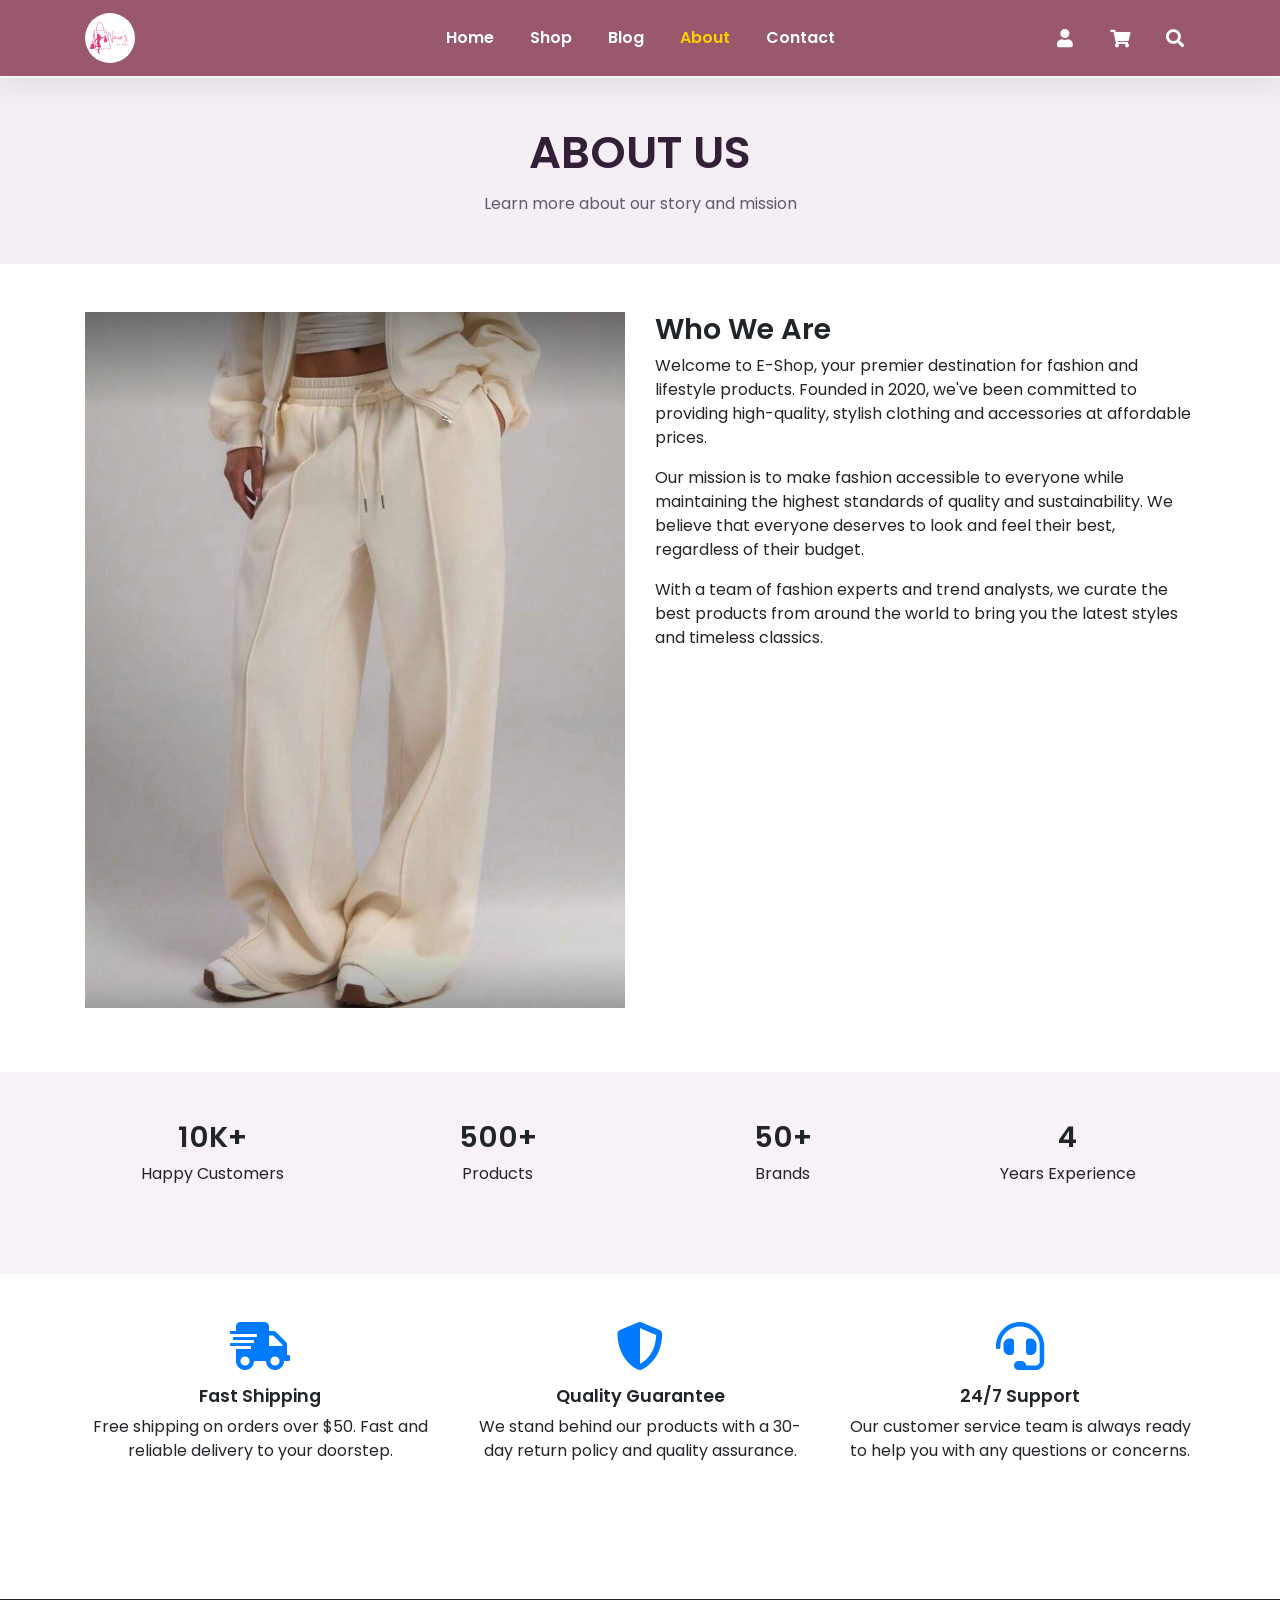
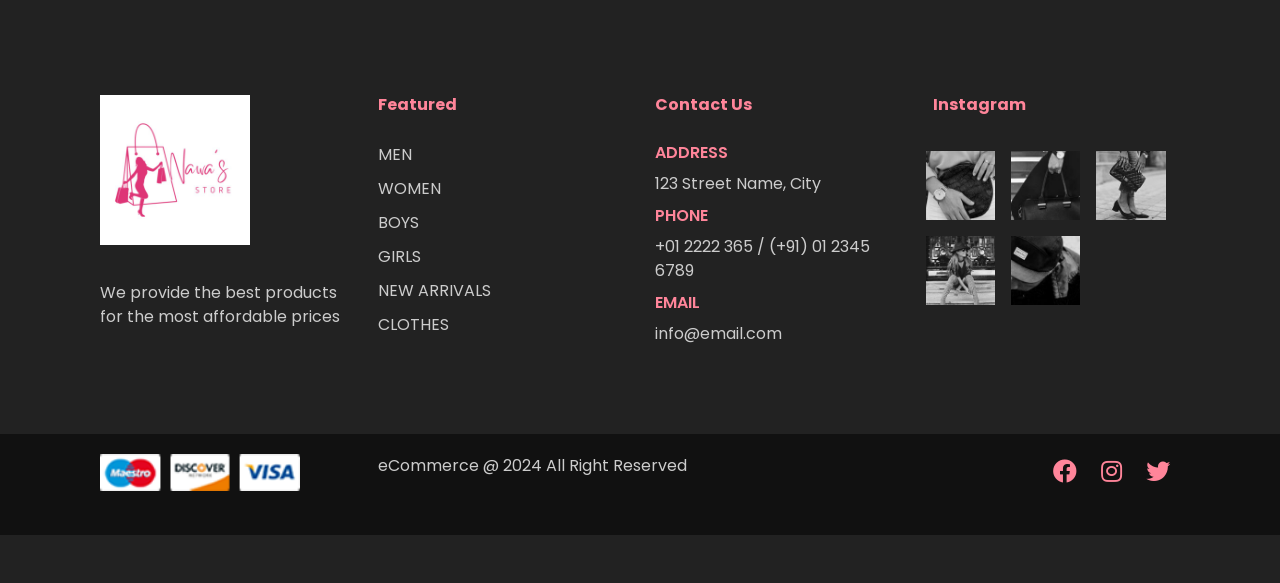
<file: about.html>
<!DOCTYPE html>
<html lang="en">

<head>
    <meta charset="UTF-8">
    <meta http-equiv="X-UA-Compatible" content="IE=edge">
    <meta name="viewport" content="width=device-width, initial-scale=1.0">
    <title>About Us - E-Shop</title>

    <link rel="stylesheet" href="https://stackpath.bootstrapcdn.com/bootstrap/4.1.3/css/bootstrap.min.css"
        integrity="sha384-MCw98/SFnGE8fJT3GXwEOngsV7Zt27NXFoaoApmYm81iuXoPkFOJwJ8ERdknLPMO" crossorigin="anonymous">

    <link rel="stylesheet" href="https://pro.fontawesome.com/releases/v5.10.0/css/all.css" />

    <link rel="stylesheet" href="style.css">
    <link rel="stylesheet" href="responsive.css" />
</head>

<body>

     <nav class="navbar navbar-expand-lg fixed-top">
      <div class="container">
        <!-- LEFT: Logo -->
        <a class="navbar-brand" href="index.html">
          <img src="img/logo.jpg" class="logo" alt="Logo" />
        </a>

        <!-- RIGHT: Icons (ALWAYS visible) -->
        <div class="nav-icons d-flex align-items-center">
          <a href="account.html"><i class="fas fa-user"></i></a>
          <a href="cart.html"><i class="fas fa-shopping-cart"></i></a>
          <a href="#"><i class="fas fa-search"></i></a>

          <!-- Burger -->
          <button
            class="navbar-toggler"
            type="button"
            data-bs-toggle="collapse"
            data-bs-target="#menu"
          >
            <span class="navbar-toggler-icon"></span>
          </button>
        </div>
        <!-- CENTER MENU -->
        <div class="collapse navbar-collapse justify-content-center" id="menu">
          <ul class="navbar-nav">
            <li class="nav-item"><a class="nav-link" href="index.html">Home</a></li>
            <li class="nav-item"><a class="nav-link" href="shop.html">Shop</a></li>
            <li class="nav-item"><a class="nav-link" href="blog.html">Blog</a></li>
            <li class="nav-item"><a class="nav-link active" href="about.html">About</a></li>
            <li class="nav-item"><a class="nav-link" href="contact.html">Contact</a></li>
          </ul>
        </div>
      </div>
    </nav>

    <!-- About Header -->
    <section id="about-header" class="py-5">
        <div class="container text-center">
            <h2 class="text-uppercase">About Us</h2>
            <p>Learn more about our story and mission</p>
        </div>
    </section>

    <!-- About Content -->
    <section id="about-content" class="py-5">
        <div class="container">
            <div class="row">
                <div class="col-lg-6 col-md-6 col-sm-12">
                    <img src="img/featured/1.jpg" class="img-fluid w-100 pb-3" alt="About Us"/>
                </div>
                <div class="col-lg-6 col-md-6 col-sm-12">
                    <h2>Who We Are</h2>
                    <p>Welcome to E-Shop, your premier destination for fashion and lifestyle products. Founded in 2020, we've been committed to providing high-quality, stylish clothing and accessories at affordable prices.</p>
                    <p>Our mission is to make fashion accessible to everyone while maintaining the highest standards of quality and sustainability. We believe that everyone deserves to look and feel their best, regardless of their budget.</p>
                    <p>With a team of fashion experts and trend analysts, we curate the best products from around the world to bring you the latest styles and timeless classics.</p>
                </div>
            </div>
        </div>
    </section>

    <!-- About Stats -->
    <section id="about-stats" class="py-5 bg-light">
        <div class="container text-center">
            <div class="row">
                <div class="col-lg-3 col-md-6 col-sm-12 mb-4">
                    <h2>10K+</h2>
                    <p>Happy Customers</p>
                </div>
                <div class="col-lg-3 col-md-6 col-sm-12 mb-4">
                    <h2>500+</h2>
                    <p>Products</p>
                </div>
                <div class="col-lg-3 col-md-6 col-sm-12 mb-4">
                    <h2>50+</h2>
                    <p>Brands</p>
                </div>
                <div class="col-lg-3 col-md-6 col-sm-12 mb-4">
                    <h2>4</h2>
                    <p>Years Experience</p>
                </div>
            </div>
        </div>
    </section>

    <!-- About Values -->
    <section id="about-values" class="py-5">
        <div class="container">
            <div class="row">
                <div class="col-lg-4 col-md-6 col-sm-12 mb-4 text-center">
                    <i class="fas fa-shipping-fast fa-3x mb-3 text-primary"></i>
                    <h4>Fast Shipping</h4>
                    <p>Free shipping on orders over $50. Fast and reliable delivery to your doorstep.</p>
                </div>
                <div class="col-lg-4 col-md-6 col-sm-12 mb-4 text-center">
                    <i class="fas fa-shield-alt fa-3x mb-3 text-primary"></i>
                    <h4>Quality Guarantee</h4>
                    <p>We stand behind our products with a 30-day return policy and quality assurance.</p>
                </div>
                <div class="col-lg-4 col-md-6 col-sm-12 mb-4 text-center">
                    <i class="fas fa-headset fa-3x mb-3 text-primary"></i>
                    <h4>24/7 Support</h4>
                    <p>Our customer service team is always ready to help you with any questions or concerns.</p>
                </div>
            </div>
        </div>
    </section>

    <!-- Footer -->
    <footer class="mt-5 py-5">
        <div class="row container mx-auto pt-5">
            <div class="footer-one col-lg-3 col-md-6 col-sm-12">
                <img class="" src="img/logo.jpg" alt="E-Shop Logo">
                <p class="pt-3">We provide the best products for the most affordable prices</p>
            </div>
            <div class="footer-one col-lg-3 col-md-6 col-sm-12">
                <h5 class="pb-2">Featured</h5>
                <ul class="text-uppercase">
                    <li><a href="#">men</a></li>
                    <li><a href="#">women</a></li>
                    <li><a href="#">boys</a></li>
                    <li><a href="#">girls</a></li>
                    <li><a href="#">new arrivals</a></li>
                    <li><a href="#">clothes</a></li>
                </ul>
            </div>
            <div class="footer-one col-lg-3 col-md-6 col-sm-12">
                <h5 class="pb-2">Contact Us</h5>
                <div>
                    <h6 class="text-uppercase">Address</h6>
                    <p>123 Street Name, City</p>
                </div>
                <div>
                    <h6 class="text-uppercase">Phone</h6>
                    <p>+01 2222 365 / (+91) 01 2345 6789</p>
                </div>
                <div>
                    <h6 class="text-uppercase">Email</h6>
                    <p>info@email.com</p>
                </div>
            </div>
            <div class="footer-one col-lg-3 col-md-6 col-sm-12">
                <h5 class="pb-2">Instagram</h5>
                <div class="row">
                    <img src="img/insta/1.jpg" class="img-fluid w-25 h-100 m-2" alt="Instagram 1"/>
                    <img src="img/insta/2.jpg" class="img-fluid w-25 h-100 m-2" alt="Instagram 2"/>
                    <img src="img/insta/3.jpg" class="img-fluid w-25 h-100 m-2" alt="Instagram 3"/>
                    <img src="img/insta/4.jpg" class="img-fluid w-25 h-100 m-2" alt="Instagram 4"/>
                    <img src="img/insta/5.jpg" class="img-fluid w-25 h-100 m-2" alt="Instagram 5"/>
                </div>
            </div>
        </div>
        <div class="copyright mt-5">
            <div class="row container mx-auto">
                <div class="col-lg-3 col-md-5 col-sm-12 mb-4">
                    <img src="img/payment.png" alt="Payment Methods"/>
                </div>
                <div class="col-lg-3 col-md-5 col-sm-12 mb-4 text-nowrap mb-2">
                    <p>eCommerce @ 2024 All Right Reserved</p>
                </div>
                <div class="col-lg-3 col-md-5 col-sm-12 mb-4 ml-auto text-right">
                    <a href="#"><i class="fab fa-facebook"></i></a>
                    <a href="#"><i class="fab fa-instagram"></i></a>
                    <a href="#"><i class="fab fa-twitter"></i></a>
                </div>
            </div>
        </div>
    </footer>

    <script src="https://cdn.jsdelivr.net/npm/@popperjs/core@2.9.1/dist/umd/popper.min.js"
        integrity="sha384-SR1sx49pcuLnqZUnnPwx6FCym0wLsk5J8ERdknLPMO" crossorigin="anonymous"></script>
    <script src="https://cdn.jsdelivr.net/npm/bootstrap@5.0.0-beta3/dist/js/bootstrap.min.js"
        integrity="sha384-j0CNLUeiqtyaRmlzUHCPZ+Gy5fQu0dQ6eZ/xAww941Ai1SxSY+0EQqNXNE6DZiVc"
        crossorigin="anonymous"></script>
</body>

</html>
</file>
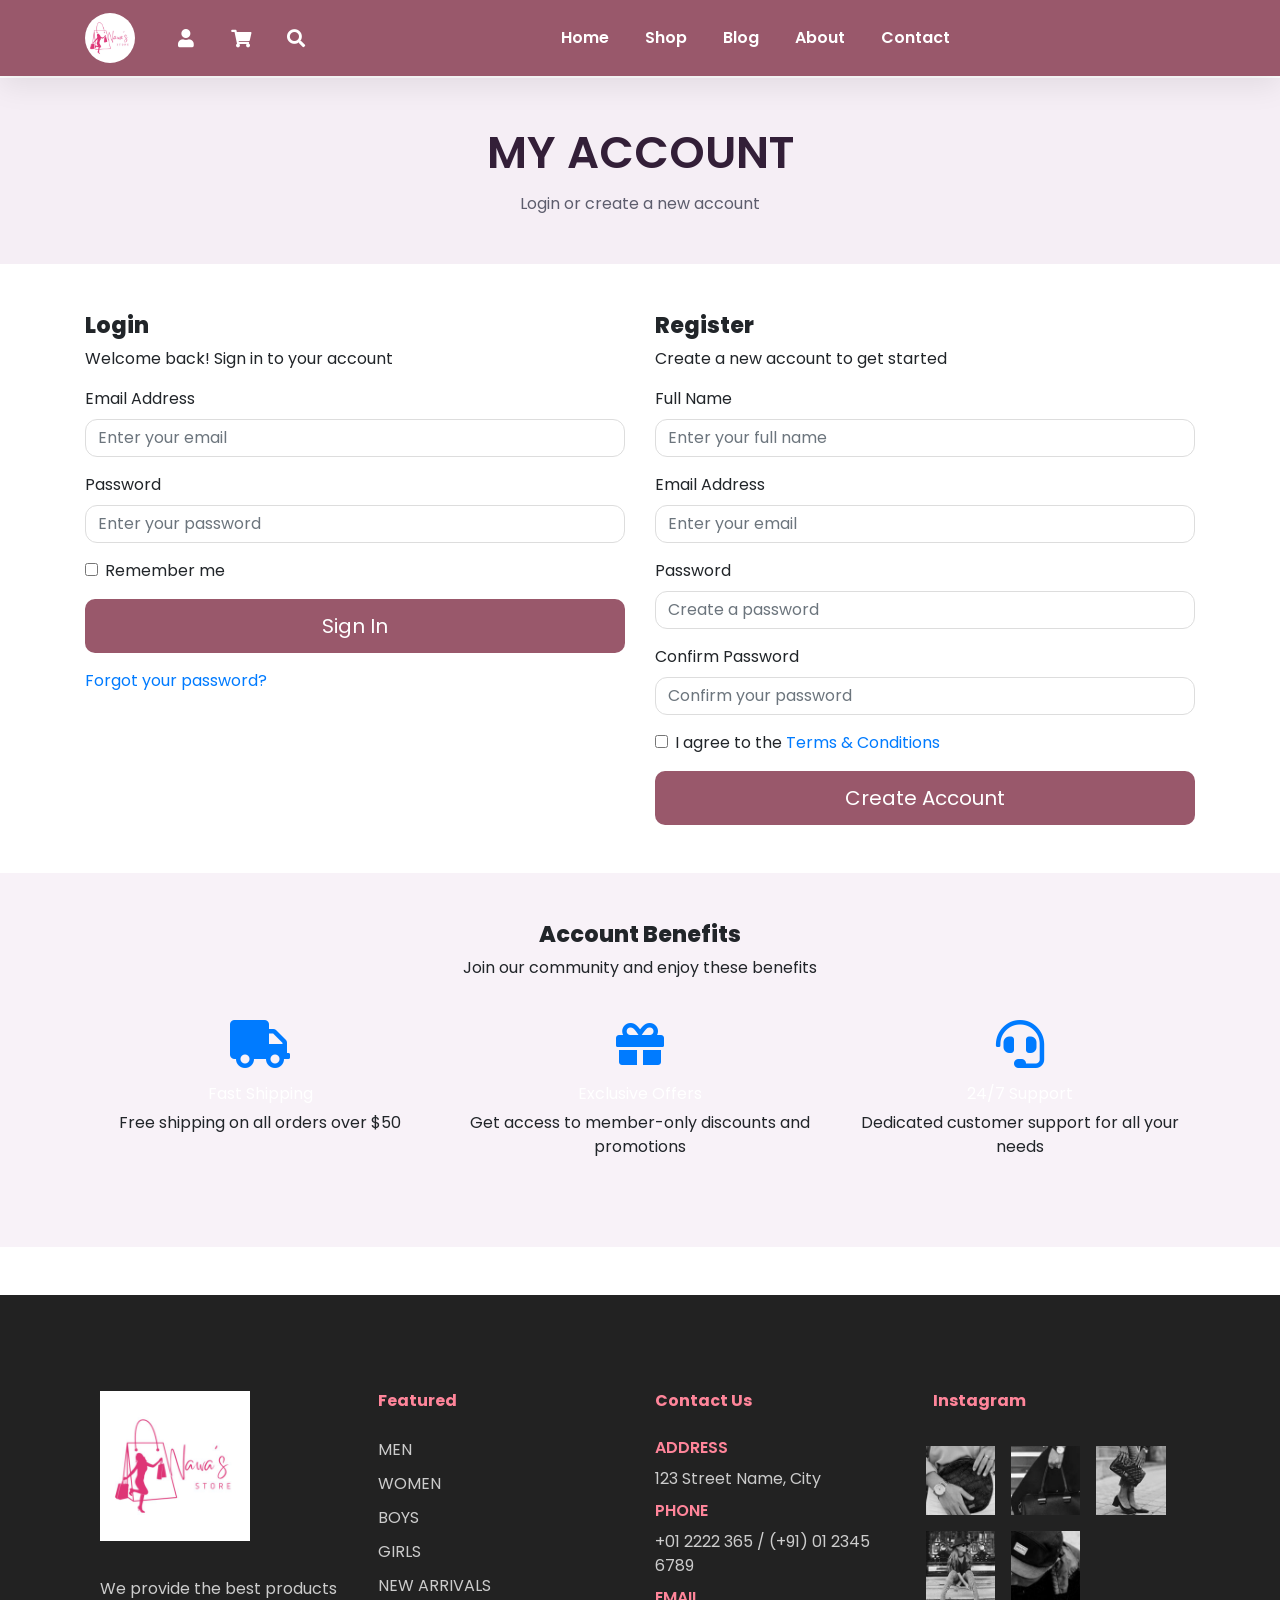
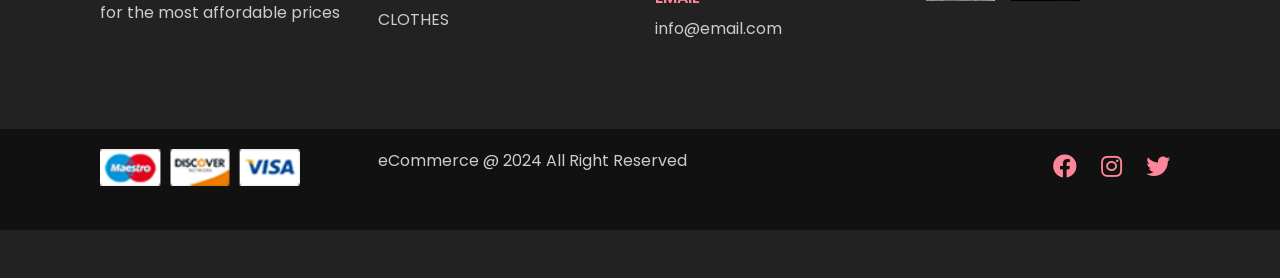
<file: account.html>
<!DOCTYPE html>
<html lang="en">

<head>
    <meta charset="UTF-8">
    <meta http-equiv="X-UA-Compatible" content="IE=edge">
    <meta name="viewport" content="width=device-width, initial-scale=1.0">
    <title>My Account - E-Shop</title>

    <link rel="stylesheet" href="https://stackpath.bootstrapcdn.com/bootstrap/4.1.3/css/bootstrap.min.css"
        integrity="sha384-MCw98/SFnGE8fJT3GXwEOngsV7Zt27NXFoaoApmYm81iuXoPkFOJwJ8ERdknLPMO" crossorigin="anonymous">

    <link rel="stylesheet" href="https://pro.fontawesome.com/releases/v5.10.0/css/all.css" />

    <link rel="stylesheet" href="style.css">
</head>

<body>

      <nav class="navbar navbar-expand-lg fixed-top account-navbar">
      <div class="container">
        <!-- LEFT: Logo -->
        <a class="navbar-brand" href="index.html">
          <img src="img/logo.jpg" class="logo" alt="Logo" />
        </a>

        <!-- RIGHT: Icons (ALWAYS visible) -->
        <div class="nav-icons d-flex align-items-center">
          <a href="account.html"><i class="fas fa-user"></i></a>
          <a href="cart.html"><i class="fas fa-shopping-cart"></i></a>
          <a href="#"><i class="fas fa-search"></i></a>

          <!-- Burger -->
          <button
            class="navbar-toggler"
            type="button"
            data-bs-toggle="collapse"
            data-bs-target="#menu"
          >
            <span class="navbar-toggler-icon"></span>
          </button>
        </div>
        <!-- CENTER MENU -->
        <div class="collapse navbar-collapse justify-content-center" id="menu">
          <ul class="navbar-nav">
            <li class="nav-item"><a class="nav-link" href="#">Home</a></li>
            <li class="nav-item"><a class="nav-link" href="#">Shop</a></li>
            <li class="nav-item"><a class="nav-link" href="#">Blog</a></li>
            <li class="nav-item"><a class="nav-link" href="#">About</a></li>
            <li class="nav-item"><a class="nav-link" href="#">Contact</a></li>
          </ul>
        </div>
      </div>
    </nav>

    <!-- Account Header -->
    <section id="account-header" class="py-5">
        <div class="container text-center">
            <h2 class="text-uppercase">My Account</h2>
            <p>Login or create a new account</p>
        </div>
    </section>

    <!-- Account Forms -->
    <section id="account-forms" class="py-5">
        <div class="container">
            <div class="row">
                <!-- Login Form -->
                <div class="col-lg-6 col-md-6 col-sm-12 mb-4">
                    <div class="account-form">
                        <h3>Login</h3>
                        <p>Welcome back! Sign in to your account</p>
                        <form>
                            <div class="form-group mb-3">
                                <label for="login-email">Email Address</label>
                                <input type="email" class="form-control" id="login-email" placeholder="Enter your email" required>
                            </div>
                            <div class="form-group mb-3">
                                <label for="login-password">Password</label>
                                <input type="password" class="form-control" id="login-password" placeholder="Enter your password" required>
                            </div>
                            <div class="form-check mb-3">
                                <input class="form-check-input" type="checkbox" id="remember-me">
                                <label class="form-check-label" for="remember-me">
                                    Remember me
                                </label>
                            </div>
                            <button type="submit" class="btn btn-primary btn-lg w-100">Sign In</button>
                        </form>
                        <div class="mt-3">
                            <a href="#" class="text-decoration-none">Forgot your password?</a>
                        </div>
                    </div>
                </div>

                <!-- Register Form -->
                <div class="col-lg-6 col-md-6 col-sm-12">
                    <div class="account-form">
                        <h3>Register</h3>
                        <p>Create a new account to get started</p>
                        <form>
                            <div class="form-group mb-3">
                                <label for="register-name">Full Name</label>
                                <input type="text" class="form-control" id="register-name" placeholder="Enter your full name" required>
                            </div>
                            <div class="form-group mb-3">
                                <label for="register-email">Email Address</label>
                                <input type="email" class="form-control" id="register-email" placeholder="Enter your email" required>
                            </div>
                            <div class="form-group mb-3">
                                <label for="register-password">Password</label>
                                <input type="password" class="form-control" id="register-password" placeholder="Create a password" required>
                            </div>
                            <div class="form-group mb-3">
                                <label for="register-confirm-password">Confirm Password</label>
                                <input type="password" class="form-control" id="register-confirm-password" placeholder="Confirm your password" required>
                            </div>
                            <div class="form-check mb-3">
                                <input class="form-check-input" type="checkbox" id="terms-agree" required>
                                <label class="form-check-label" for="terms-agree">
                                    I agree to the <a href="#" class="text-decoration-none">Terms & Conditions</a>
                                </label>
                            </div>
                            <button type="submit" class="btn btn-primary btn-lg w-100">Create Account</button>
                        </form>
                    </div>
                </div>
            </div>
        </div>
    </section>

    <!-- Account Benefits -->
    <section id="account-benefits" class="py-5 bg-light">
        <div class="container">
            <div class="row">
                <div class="col-12 text-center mb-4">
                    <h3>Account Benefits</h3>
                    <p>Join our community and enjoy these benefits</p>
                </div>
                <div class="col-lg-4 col-md-6 col-sm-12 mb-4 text-center">
                    <i class="fas fa-truck fa-3x mb-3 text-primary"></i>
                    <h5>Fast Shipping</h5>
                    <p>Free shipping on all orders over $50</p>
                </div>
                <div class="col-lg-4 col-md-6 col-sm-12 mb-4 text-center">
                    <i class="fas fa-gift fa-3x mb-3 text-primary"></i>
                    <h5>Exclusive Offers</h5>
                    <p>Get access to member-only discounts and promotions</p>
                </div>
                <div class="col-lg-4 col-md-6 col-sm-12 mb-4 text-center">
                    <i class="fas fa-headset fa-3x mb-3 text-primary"></i>
                    <h5>24/7 Support</h5>
                    <p>Dedicated customer support for all your needs</p>
                </div>
            </div>
        </div>
    </section>

    <!-- Footer -->
    <footer class="mt-5 py-5">
        <div class="row container mx-auto pt-5">
            <div class="footer-one col-lg-3 col-md-6 col-sm-12">
                <img class="" src="img/logo.jpg" alt="E-Shop Logo">
                <p class="pt-3">We provide the best products for the most affordable prices</p>
            </div>
            <div class="footer-one col-lg-3 col-md-6 col-sm-12">
                <h5 class="pb-2">Featured</h5>
                <ul class="text-uppercase">
                    <li><a href="#">men</a></li>
                    <li><a href="#">women</a></li>
                    <li><a href="#">boys</a></li>
                    <li><a href="#">girls</a></li>
                    <li><a href="#">new arrivals</a></li>
                    <li><a href="#">clothes</a></li>
                </ul>
            </div>
            <div class="footer-one col-lg-3 col-md-6 col-sm-12">
                <h5 class="pb-2">Contact Us</h5>
                <div>
                    <h6 class="text-uppercase">Address</h6>
                    <p>123 Street Name, City</p>
                </div>
                <div>
                    <h6 class="text-uppercase">Phone</h6>
                    <p>+01 2222 365 / (+91) 01 2345 6789</p>
                </div>
                <div>
                    <h6 class="text-uppercase">Email</h6>
                    <p>info@email.com</p>
                </div>
            </div>
            <div class="footer-one col-lg-3 col-md-6 col-sm-12">
                <h5 class="pb-2">Instagram</h5>
                <div class="row">
                    <img src="img/insta/1.jpg" class="img-fluid w-25 h-100 m-2" alt="Instagram 1"/>
                    <img src="img/insta/2.jpg" class="img-fluid w-25 h-100 m-2" alt="Instagram 2"/>
                    <img src="img/insta/3.jpg" class="img-fluid w-25 h-100 m-2" alt="Instagram 3"/>
                    <img src="img/insta/4.jpg" class="img-fluid w-25 h-100 m-2" alt="Instagram 4"/>
                    <img src="img/insta/5.jpg" class="img-fluid w-25 h-100 m-2" alt="Instagram 5"/>
                </div>
            </div>
        </div>
        <div class="copyright mt-5">
            <div class="row container mx-auto">
                <div class="col-lg-3 col-md-5 col-sm-12 mb-4">
                    <img src="img/payment.png" alt="Payment Methods"/>
                </div>
                <div class="col-lg-3 col-md-5 col-sm-12 mb-4 text-nowrap mb-2">
                    <p>eCommerce @ 2024 All Right Reserved</p>
                </div>
                <div class="col-lg-3 col-md-5 col-sm-12 mb-4 ml-auto text-right">
                    <a href="#"><i class="fab fa-facebook"></i></a>
                    <a href="#"><i class="fab fa-instagram"></i></a>
                    <a href="#"><i class="fab fa-twitter"></i></a>
                </div>
            </div>
        </div>
    </footer>

    <script src="https://cdn.jsdelivr.net/npm/@popperjs/core@2.9.1/dist/umd/popper.min.js"
        integrity="sha384-SR1sx49pcuLnqZUnnPwx6FCym0wLsk5J8ERdknLPMO" crossorigin="anonymous"></script>
    <script src="https://cdn.jsdelivr.net/npm/bootstrap@5.0.0-beta3/dist/js/bootstrap.min.js"
        integrity="sha384-j0CNLUeiqtyaRmlzUHCPZ+Gy5fQu0dQ6eZ/xAww941Ai1SxSY+0EQqNXNE6DZiVc"
        crossorigin="anonymous"></script>
</body>

</html>
</file>
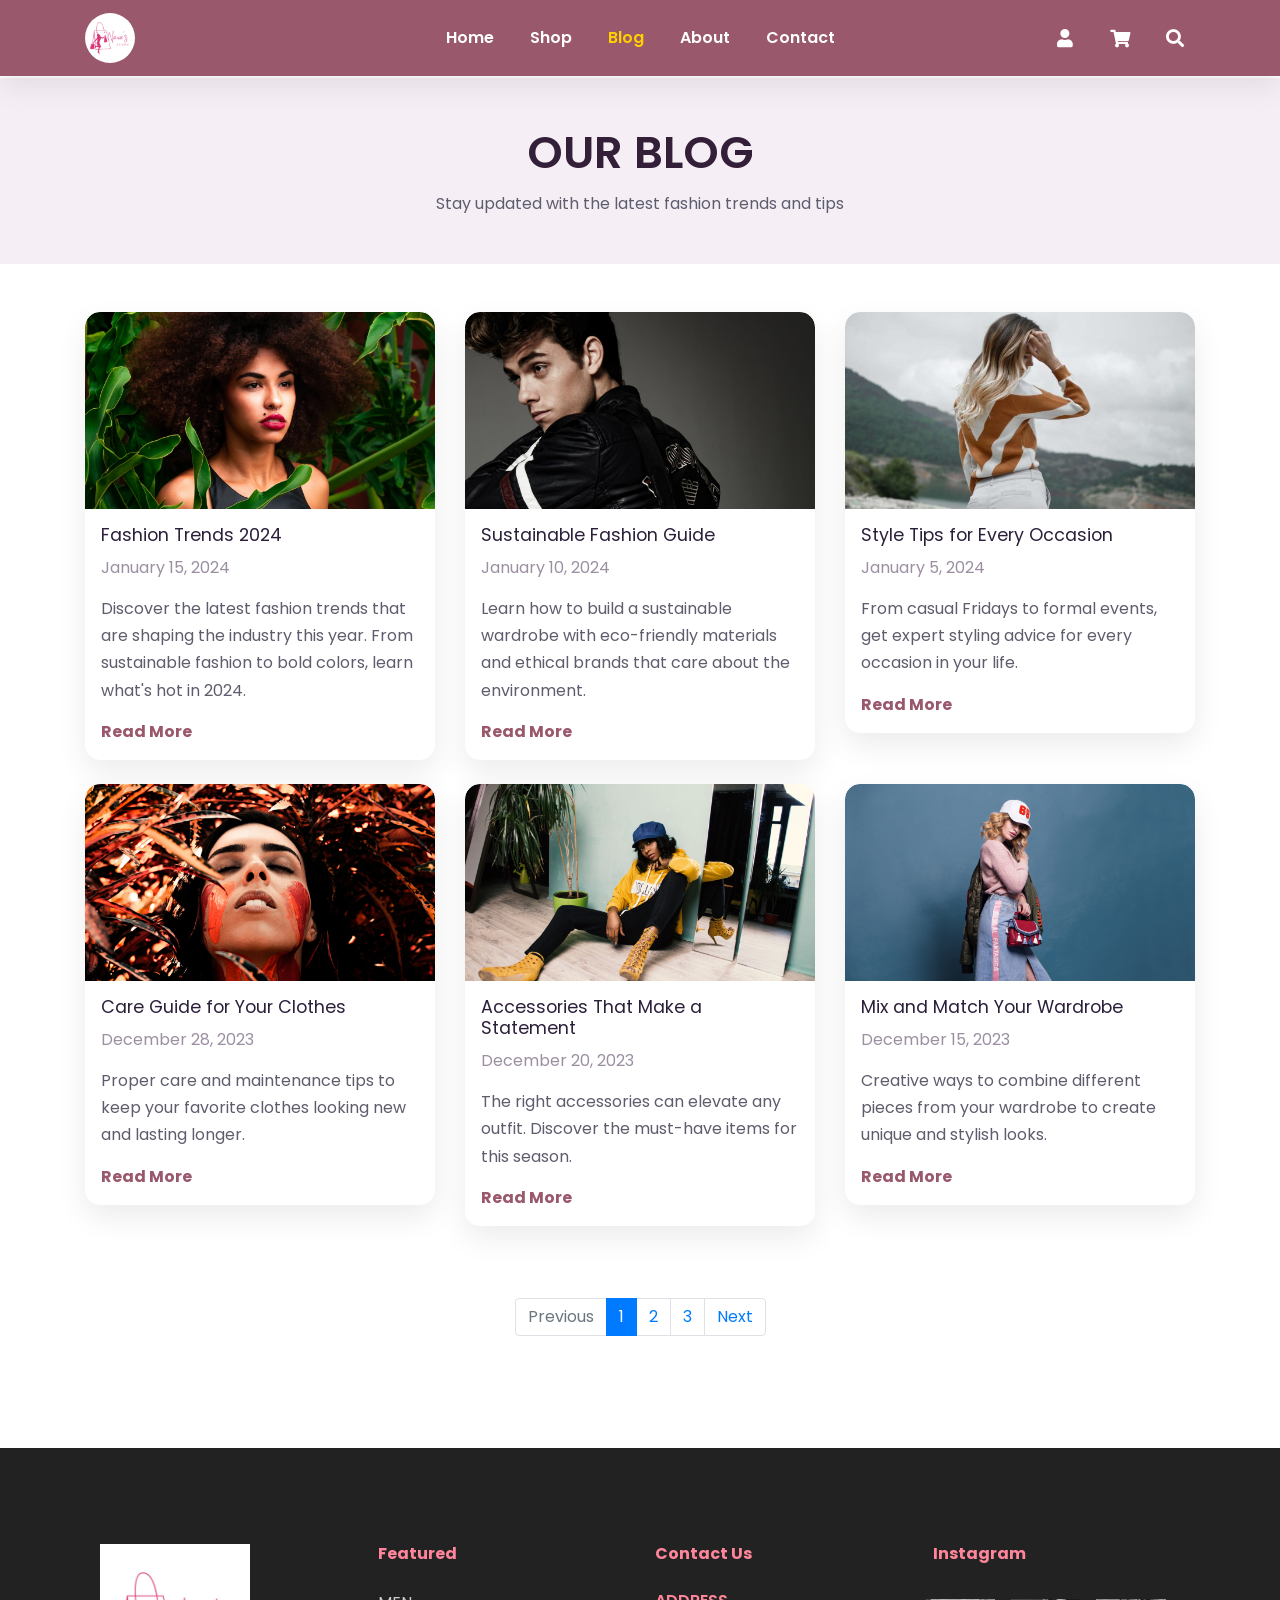
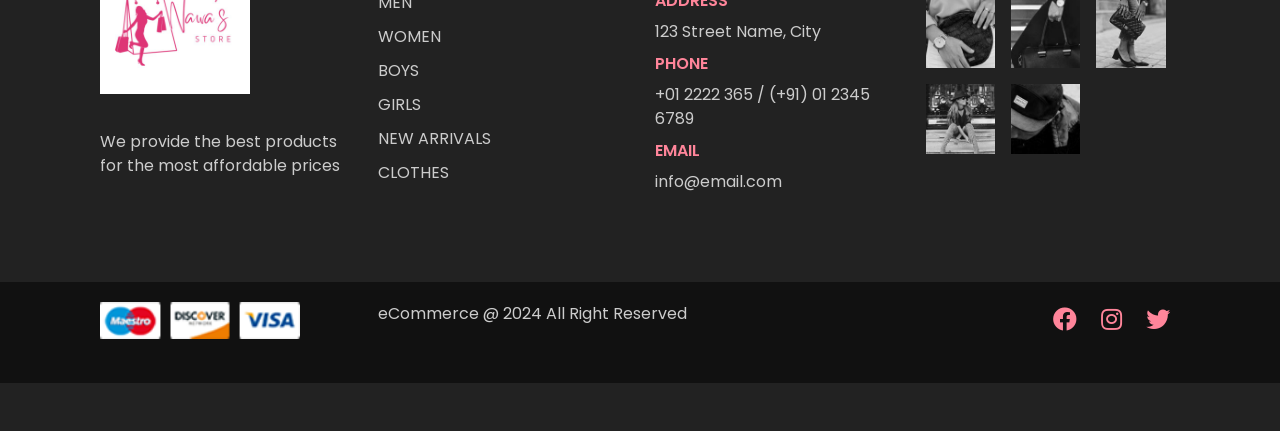
<file: blog.html>
<!DOCTYPE html>
<html lang="en">

<head>
    <meta charset="UTF-8">
    <meta http-equiv="X-UA-Compatible" content="IE=edge">
    <meta name="viewport" content="width=device-width, initial-scale=1.0">
    <title>Blog - E-Shop</title>

    <link rel="stylesheet" href="https://stackpath.bootstrapcdn.com/bootstrap/4.1.3/css/bootstrap.min.css"
        integrity="sha384-MCw98/SFnGE8fJT3GXwEOngsV7Zt27NXFoaoApmYm81iuXoPkFOJwJ8ERdknLPMO" crossorigin="anonymous">

    <link rel="stylesheet" href="https://pro.fontawesome.com/releases/v5.10.0/css/all.css" />

    <link rel="stylesheet" href="style.css">
    <link rel="stylesheet" href="responsive.css" />
</head>

<body>

    <nav class="navbar navbar-expand-lg fixed-top">
      <div class="container">
        <!-- LEFT: Logo -->
        <a class="navbar-brand" href="index.html">
          <img src="img/logo.jpg" class="logo" alt="Logo" />
        </a>

        <!-- RIGHT: Icons (ALWAYS visible) -->
        <div class="nav-icons d-flex align-items-center">
          <a href="account.html"><i class="fas fa-user"></i></a>
          <a href="cart.html"><i class="fas fa-shopping-cart"></i></a>
          <a href="#"><i class="fas fa-search"></i></a>

          <!-- Burger -->
          <button
            class="navbar-toggler"
            type="button"
            data-bs-toggle="collapse"
            data-bs-target="#menu"
          >
            <span class="navbar-toggler-icon"></span>
          </button>
        </div>
        <!-- CENTER MENU -->
        <div class="collapse navbar-collapse justify-content-center" id="menu">
          <ul class="navbar-nav">
            <li class="nav-item"><a class="nav-link" href="index.html">Home</a></li>
            <li class="nav-item"><a class="nav-link" href="shop.html">Shop</a></li>
            <li class="nav-item"><a class="nav-link active" href="blog.html">Blog</a></li>
            <li class="nav-item"><a class="nav-link" href="about.html">About</a></li>
            <li class="nav-item"><a class="nav-link" href="contact.html">Contact</a></li>
          </ul>
        </div>
      </div>
    </nav>
          </ul>
        </div>
      </div>
    </nav>


    <!-- Blog Header -->
    <section id="blog-header" class="py-5">
        <div class="container text-center">
            <h2 class="text-uppercase">Our Blog</h2>
            <p>Stay updated with the latest fashion trends and tips</p>
        </div>
    </section>

    <!-- Blog Posts -->
    <section id="blog-posts" class="py-5">
        <div class="container">
            <div class="row">
                <!-- Blog Post 1 -->
                <div class="col-lg-4 col-md-6 col-sm-12 mb-4">
                    <div class="blog-post">
                        <img class="img-fluid w-100" src="img/blog/1.jpg" alt="Blog Post 1"/>
                        <div class="blog-content p-3">
                            <h5 class="blog-title">Fashion Trends 2024</h5>
                            <p class="blog-date">January 15, 2024</p>
                            <p class="blog-excerpt">Discover the latest fashion trends that are shaping the industry this year. From sustainable fashion to bold colors, learn what's hot in 2024.</p>
                            <a href="#" class="read-more">Read More</a>
                        </div>
                    </div>
                </div>

                <!-- Blog Post 2 -->
                <div class="col-lg-4 col-md-6 col-sm-12 mb-4">
                    <div class="blog-post">
                        <img class="img-fluid w-100" src="img/blog/2.jpg" alt="Blog Post 2"/>
                        <div class="blog-content p-3">
                            <h5 class="blog-title">Sustainable Fashion Guide</h5>
                            <p class="blog-date">January 10, 2024</p>
                            <p class="blog-excerpt">Learn how to build a sustainable wardrobe with eco-friendly materials and ethical brands that care about the environment.</p>
                            <a href="#" class="read-more">Read More</a>
                        </div>
                    </div>
                </div>

                <!-- Blog Post 3 -->
                <div class="col-lg-4 col-md-6 col-sm-12 mb-4">
                    <div class="blog-post">
                        <img class="img-fluid w-100" src="img/blog/3.jpg" alt="Blog Post 3"/>
                        <div class="blog-content p-3">
                            <h5 class="blog-title">Style Tips for Every Occasion</h5>
                            <p class="blog-date">January 5, 2024</p>
                            <p class="blog-excerpt">From casual Fridays to formal events, get expert styling advice for every occasion in your life.</p>
                            <a href="#" class="read-more">Read More</a>
                        </div>
                    </div>
                </div>

                <!-- Blog Post 4 -->
                <div class="col-lg-4 col-md-6 col-sm-12 mb-4">
                    <div class="blog-post">
                        <img class="img-fluid w-100" src="img/blog/4.jpg" alt="Blog Post 4"/>
                        <div class="blog-content p-3">
                            <h5 class="blog-title">Care Guide for Your Clothes</h5>
                            <p class="blog-date">December 28, 2023</p>
                            <p class="blog-excerpt">Proper care and maintenance tips to keep your favorite clothes looking new and lasting longer.</p>
                            <a href="#" class="read-more">Read More</a>
                        </div>
                    </div>
                </div>

                <!-- Blog Post 5 -->
                <div class="col-lg-4 col-md-6 col-sm-12 mb-4">
                    <div class="blog-post">
                        <img class="img-fluid w-100" src="img/blog/5.jpg" alt="Blog Post 5"/>
                        <div class="blog-content p-3">
                            <h5 class="blog-title">Accessories That Make a Statement</h5>
                            <p class="blog-date">December 20, 2023</p>
                            <p class="blog-excerpt">The right accessories can elevate any outfit. Discover the must-have items for this season.</p>
                            <a href="#" class="read-more">Read More</a>
                        </div>
                    </div>
                </div>

                <!-- Blog Post 6 -->
                <div class="col-lg-4 col-md-6 col-sm-12 mb-4">
                    <div class="blog-post">
                        <img class="img-fluid w-100" src="img/blog/6.jpg" alt="Blog Post 6"/>
                        <div class="blog-content p-3">
                            <h5 class="blog-title">Mix and Match Your Wardrobe</h5>
                            <p class="blog-date">December 15, 2023</p>
                            <p class="blog-excerpt">Creative ways to combine different pieces from your wardrobe to create unique and stylish looks.</p>
                            <a href="#" class="read-more">Read More</a>
                        </div>
                    </div>
                </div>
            </div>

            <!-- Pagination -->
            <nav aria-label="Blog pagination" class="mt-5">
                <ul class="pagination justify-content-center">
                    <li class="page-item disabled">
                        <a class="page-link" href="#" tabindex="-1">Previous</a>
                    </li>
                    <li class="page-item active"><a class="page-link" href="#">1</a></li>
                    <li class="page-item"><a class="page-link" href="#">2</a></li>
                    <li class="page-item"><a class="page-link" href="#">3</a></li>
                    <li class="page-item">
                        <a class="page-link" href="#">Next</a>
                    </li>
                </ul>
            </nav>
        </div>
    </section>

    <!-- Footer -->
    <footer class="mt-5 py-5">
        <div class="row container mx-auto pt-5">
            <div class="footer-one col-lg-3 col-md-6 col-sm-12">
                <img class="footer-logo" src="img/logo.jpg" alt="E-Shop Logo">
                <p class="pt-3">We provide the best products for the most affordable prices</p>
            </div>
            <div class="footer-one col-lg-3 col-md-6 col-sm-12">
                <h5 class="pb-2">Featured</h5>
                <ul class="text-uppercase">
                    <li><a href="#">men</a></li>
                    <li><a href="#">women</a></li>
                    <li><a href="#">boys</a></li>
                    <li><a href="#">girls</a></li>
                    <li><a href="#">new arrivals</a></li>
                    <li><a href="#">clothes</a></li>
                </ul>
            </div>
            <div class="footer-one col-lg-3 col-md-6 col-sm-12">
                <h5 class="pb-2">Contact Us</h5>
                <div>
                    <h6 class="text-uppercase">Address</h6>
                    <p>123 Street Name, City</p>
                </div>
                <div>
                    <h6 class="text-uppercase">Phone</h6>
                    <p>+01 2222 365 / (+91) 01 2345 6789</p>
                </div>
                <div>
                    <h6 class="text-uppercase">Email</h6>
                    <p>info@email.com</p>
                </div>
            </div>
            <div class="footer-one col-lg-3 col-md-6 col-sm-12">
                <h5 class="pb-2">Instagram</h5>
                <div class="row">
                    <img src="img/insta/1.jpg" class="img-fluid w-25 h-100 m-2" alt="Instagram 1"/>
                    <img src="img/insta/2.jpg" class="img-fluid w-25 h-100 m-2" alt="Instagram 2"/>
                    <img src="img/insta/3.jpg" class="img-fluid w-25 h-100 m-2" alt="Instagram 3"/>
                    <img src="img/insta/4.jpg" class="img-fluid w-25 h-100 m-2" alt="Instagram 4"/>
                    <img src="img/insta/5.jpg" class="img-fluid w-25 h-100 m-2" alt="Instagram 5"/>
                </div>
            </div>
        </div>
        <div class="copyright mt-5">
            <div class="row container mx-auto">
                <div class="col-lg-3 col-md-5 col-sm-12 mb-4">
                    <img src="img/payment.png" alt="Payment Methods"/>
                </div>
                <div class="col-lg-3 col-md-5 col-sm-12 mb-4 text-nowrap mb-2">
                    <p>eCommerce @ 2024 All Right Reserved</p>
                </div>
                <div class="col-lg-3 col-md-5 col-sm-12 mb-4 ml-auto text-right">
                    <a href="#"><i class="fab fa-facebook"></i></a>
                    <a href="#"><i class="fab fa-instagram"></i></a>
                    <a href="#"><i class="fab fa-twitter"></i></a>
                </div>
            </div>
        </div>
    </footer>

    <script src="https://cdn.jsdelivr.net/npm/@popperjs/core@2.9.1/dist/umd/popper.min.js"
        integrity="sha384-SR1sx49pcuLnqZUnnPwx6FCym0wLsk5J8ERdknLPMO" crossorigin="anonymous"></script>
    <script src="https://cdn.jsdelivr.net/npm/bootstrap@5.0.0-beta3/dist/js/bootstrap.min.js"
        integrity="sha384-j0CNLUeiqtyaRmlzUHCPZ+Gy5fQu0dQ6eZ/xAww941Ai1SxSY+0EQqNXNE6DZiVc"
        crossorigin="anonymous"></script>
</body>

</html>
</file>
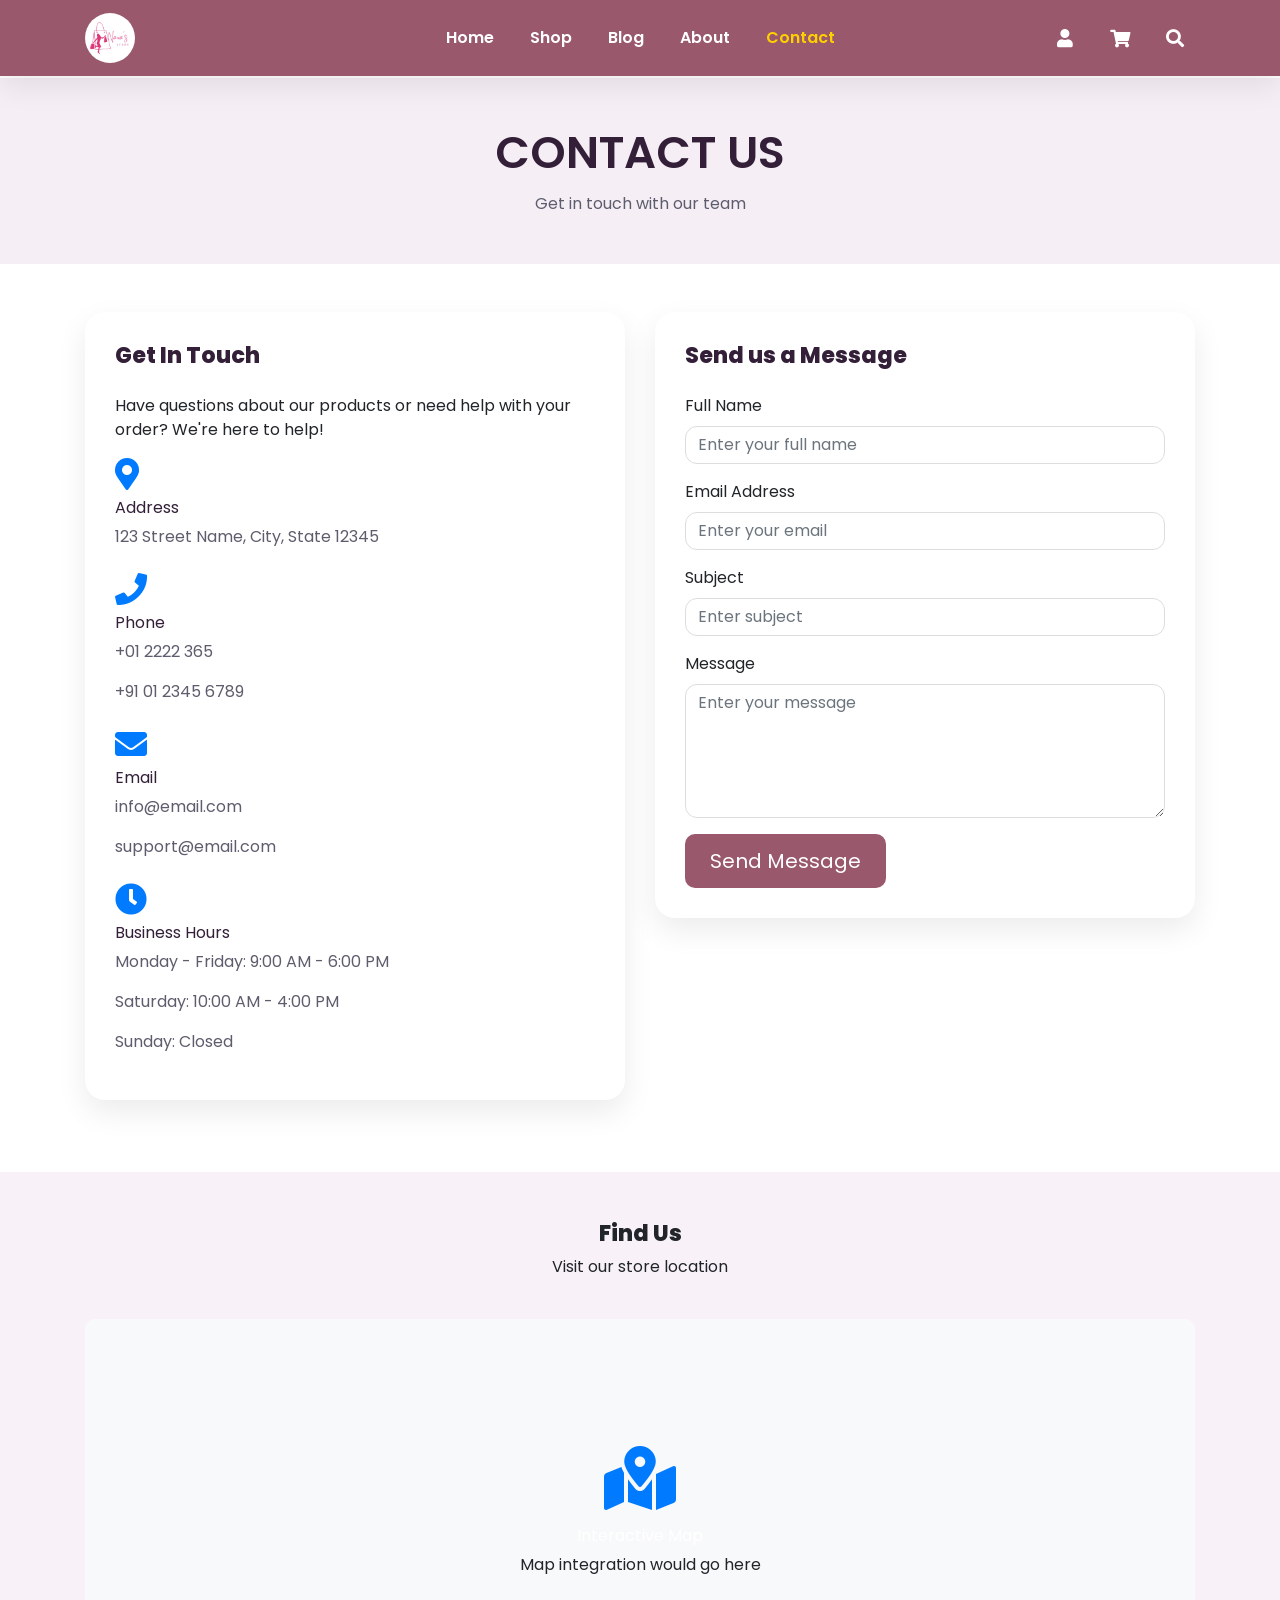
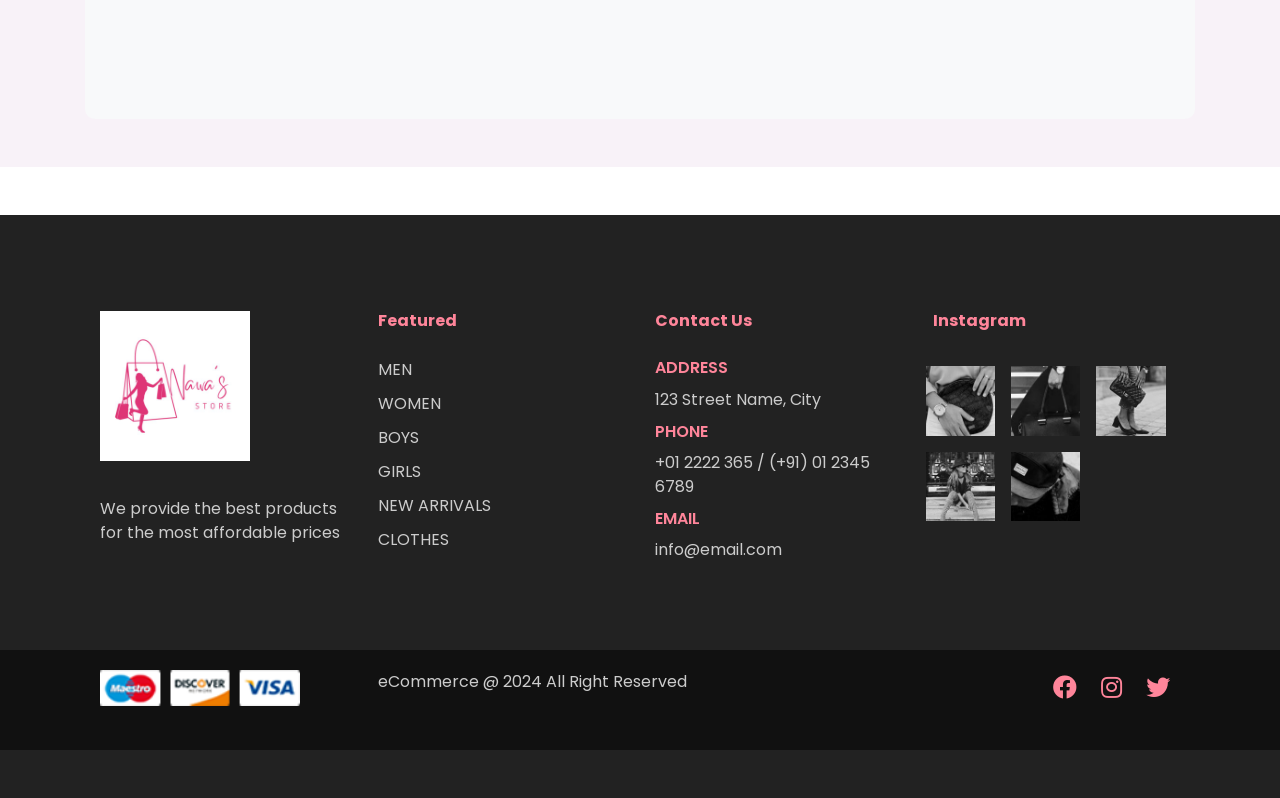
<file: contact.html>
<!DOCTYPE html>
<html lang="en">

<head>
    <meta charset="UTF-8">
    <meta http-equiv="X-UA-Compatible" content="IE=edge">
    <meta name="viewport" content="width=device-width, initial-scale=1.0">
    <title>Contact Us - E-Shop</title>

    <link rel="stylesheet" href="https://stackpath.bootstrapcdn.com/bootstrap/4.1.3/css/bootstrap.min.css"
        integrity="sha384-MCw98/SFnGE8fJT3GXwEOngsV7Zt27NXFoaoApmYm81iuXoPkFOJwJ8ERdknLPMO" crossorigin="anonymous">

    <link rel="stylesheet" href="https://pro.fontawesome.com/releases/v5.10.0/css/all.css" />

    <link rel="stylesheet" href="style.css">
    <link rel="stylesheet" href="responsive.css" />
</head>

<body>

     <nav class="navbar navbar-expand-lg fixed-top">
      <div class="container">
        <!-- LEFT: Logo -->
        <a class="navbar-brand" href="index.html">
          <img src="img/logo.jpg" class="logo" alt="Logo" />
        </a>

        <!-- RIGHT: Icons (ALWAYS visible) -->
        <div class="nav-icons d-flex align-items-center">
          <a href="account.html"><i class="fas fa-user"></i></a>
          <a href="cart.html"><i class="fas fa-shopping-cart"></i></a>
          <a href="#"><i class="fas fa-search"></i></a>

          <!-- Burger -->
          <button
            class="navbar-toggler"
            type="button"
            data-bs-toggle="collapse"
            data-bs-target="#menu"
          >
            <span class="navbar-toggler-icon"></span>
          </button>
        </div>
        <!-- CENTER MENU -->
        <div class="collapse navbar-collapse justify-content-center" id="menu">
          <ul class="navbar-nav">
            <li class="nav-item"><a class="nav-link" href="index.html">Home</a></li>
            <li class="nav-item"><a class="nav-link" href="shop.html">Shop</a></li>
            <li class="nav-item"><a class="nav-link" href="blog.html">Blog</a></li>
            <li class="nav-item"><a class="nav-link" href="about.html">About</a></li>
            <li class="nav-item"><a class="nav-link active" href="contact.html">Contact</a></li>
          </ul>
        </div>
      </div>
    </nav>
          </ul>
        </div>
      </div>
    </nav>

    <!-- Contact Header -->
    <section id="contact-header" class="py-5">
        <div class="container text-center">
            <h2 class="text-uppercase">Contact Us</h2>
            <p>Get in touch with our team</p>
        </div>
    </section>

    <!-- Contact Form -->
    <section id="contact-details" class="py-5">
        <div class="container">
            <div class="row">
                <div class="col-lg-6 col-md-6 col-sm-12 mb-4">
                    <div class="contact-info">
                        <h3>Get In Touch</h3>
                        <p>Have questions about our products or need help with your order? We're here to help!</p>

                        <div class="contact-item mb-4">
                            <i class="fas fa-map-marker-alt fa-2x mb-2 text-primary"></i>
                            <h5>Address</h5>
                            <p>123 Street Name, City, State 12345</p>
                        </div>

                        <div class="contact-item mb-4">
                            <i class="fas fa-phone fa-2x mb-2 text-primary"></i>
                            <h5>Phone</h5>
                            <p>+01 2222 365</p>
                            <p>+91 01 2345 6789</p>
                        </div>

                        <div class="contact-item mb-4">
                            <i class="fas fa-envelope fa-2x mb-2 text-primary"></i>
                            <h5>Email</h5>
                            <p>info@email.com</p>
                            <p>support@email.com</p>
                        </div>

                        <div class="contact-item">
                            <i class="fas fa-clock fa-2x mb-2 text-primary"></i>
                            <h5>Business Hours</h5>
                            <p>Monday - Friday: 9:00 AM - 6:00 PM</p>
                            <p>Saturday: 10:00 AM - 4:00 PM</p>
                            <p>Sunday: Closed</p>
                        </div>
                    </div>
                </div>

                <div class="col-lg-6 col-md-6 col-sm-12">
                    <div class="contact-form">
                        <h3>Send us a Message</h3>
                        <form>
                            <div class="form-group mb-3">
                                <label for="name">Full Name</label>
                                <input type="text" class="form-control" id="name" placeholder="Enter your full name" required>
                            </div>
                            <div class="form-group mb-3">
                                <label for="email">Email Address</label>
                                <input type="email" class="form-control" id="email" placeholder="Enter your email" required>
                            </div>
                            <div class="form-group mb-3">
                                <label for="subject">Subject</label>
                                <input type="text" class="form-control" id="subject" placeholder="Enter subject" required>
                            </div>
                            <div class="form-group mb-3">
                                <label for="message">Message</label>
                                <textarea class="form-control" id="message" rows="5" placeholder="Enter your message" required></textarea>
                            </div>
                            <button type="submit" class="btn btn-primary btn-lg">Send Message</button>
                        </form>
                    </div>
                </div>
            </div>
        </div>
    </section>

    <!-- Map Section -->
    <section id="contact-map" class="py-5 bg-light">
        <div class="container">
            <div class="row">
                <div class="col-12 text-center mb-4">
                    <h3>Find Us</h3>
                    <p>Visit our store location</p>
                </div>
                <div class="col-12">
                    <div class="map-container" style="height: 400px; background: #f8f9fa; display: flex; align-items: center; justify-content: center; border-radius: 10px;">
                        <div class="text-center">
                            <i class="fas fa-map-marked-alt fa-4x text-primary mb-3"></i>
                            <h5>Interactive Map</h5>
                            <p>Map integration would go here</p>
                        </div>
                    </div>
                </div>
            </div>
        </div>
    </section>

    <!-- Footer -->
    <footer class="mt-5 py-5">
        <div class="row container mx-auto pt-5">
            <div class="footer-one col-lg-3 col-md-6 col-sm-12">
                <img class="footer-logo" src="img/logo.jpg" alt="E-Shop Logo">
                <p class="pt-3">We provide the best products for the most affordable prices</p>
            </div>
            <div class="footer-one col-lg-3 col-md-6 col-sm-12">
                <h5 class="pb-2">Featured</h5>
                <ul class="text-uppercase">
                    <li><a href="#">men</a></li>
                    <li><a href="#">women</a></li>
                    <li><a href="#">boys</a></li>
                    <li><a href="#">girls</a></li>
                    <li><a href="#">new arrivals</a></li>
                    <li><a href="#">clothes</a></li>
                </ul>
            </div>
            <div class="footer-one col-lg-3 col-md-6 col-sm-12">
                <h5 class="pb-2">Contact Us</h5>
                <div>
                    <h6 class="text-uppercase">Address</h6>
                    <p>123 Street Name, City</p>
                </div>
                <div>
                    <h6 class="text-uppercase">Phone</h6>
                    <p>+01 2222 365 / (+91) 01 2345 6789</p>
                </div>
                <div>
                    <h6 class="text-uppercase">Email</h6>
                    <p>info@email.com</p>
                </div>
            </div>
            <div class="footer-one col-lg-3 col-md-6 col-sm-12">
                <h5 class="pb-2">Instagram</h5>
                <div class="row">
                    <img src="img/insta/1.jpg" class="img-fluid w-25 h-100 m-2" alt="Instagram 1"/>
                    <img src="img/insta/2.jpg" class="img-fluid w-25 h-100 m-2" alt="Instagram 2"/>
                    <img src="img/insta/3.jpg" class="img-fluid w-25 h-100 m-2" alt="Instagram 3"/>
                    <img src="img/insta/4.jpg" class="img-fluid w-25 h-100 m-2" alt="Instagram 4"/>
                    <img src="img/insta/5.jpg" class="img-fluid w-25 h-100 m-2" alt="Instagram 5"/>
                </div>
            </div>
        </div>
        <div class="copyright mt-5">
            <div class="row container mx-auto">
                <div class="col-lg-3 col-md-5 col-sm-12 mb-4">
                    <img src="img/payment.png" alt="Payment Methods"/>
                </div>
                <div class="col-lg-3 col-md-5 col-sm-12 mb-4 text-nowrap mb-2">
                    <p>eCommerce @ 2024 All Right Reserved</p>
                </div>
                <div class="col-lg-3 col-md-5 col-sm-12 mb-4 ml-auto text-right">
                    <a href="#"><i class="fab fa-facebook"></i></a>
                    <a href="#"><i class="fab fa-instagram"></i></a>
                    <a href="#"><i class="fab fa-twitter"></i></a>
                </div>
            </div>
        </div>
    </footer>

    <script src="https://cdn.jsdelivr.net/npm/@popperjs/core@2.9.1/dist/umd/popper.min.js"
        integrity="sha384-SR1sx49pcuLnqZUnnPwx6FCym0wLsk5J8ERdknLPMO" crossorigin="anonymous"></script>
    <script src="https://cdn.jsdelivr.net/npm/bootstrap@5.0.0-beta3/dist/js/bootstrap.min.js"
        integrity="sha384-j0CNLUeiqtyaRmlzUHCPZ+Gy5fQu0dQ6eZ/xAww941Ai1SxSY+0EQqNXNE6DZiVc"
        crossorigin="anonymous"></script>
</body>

</html>
</file>
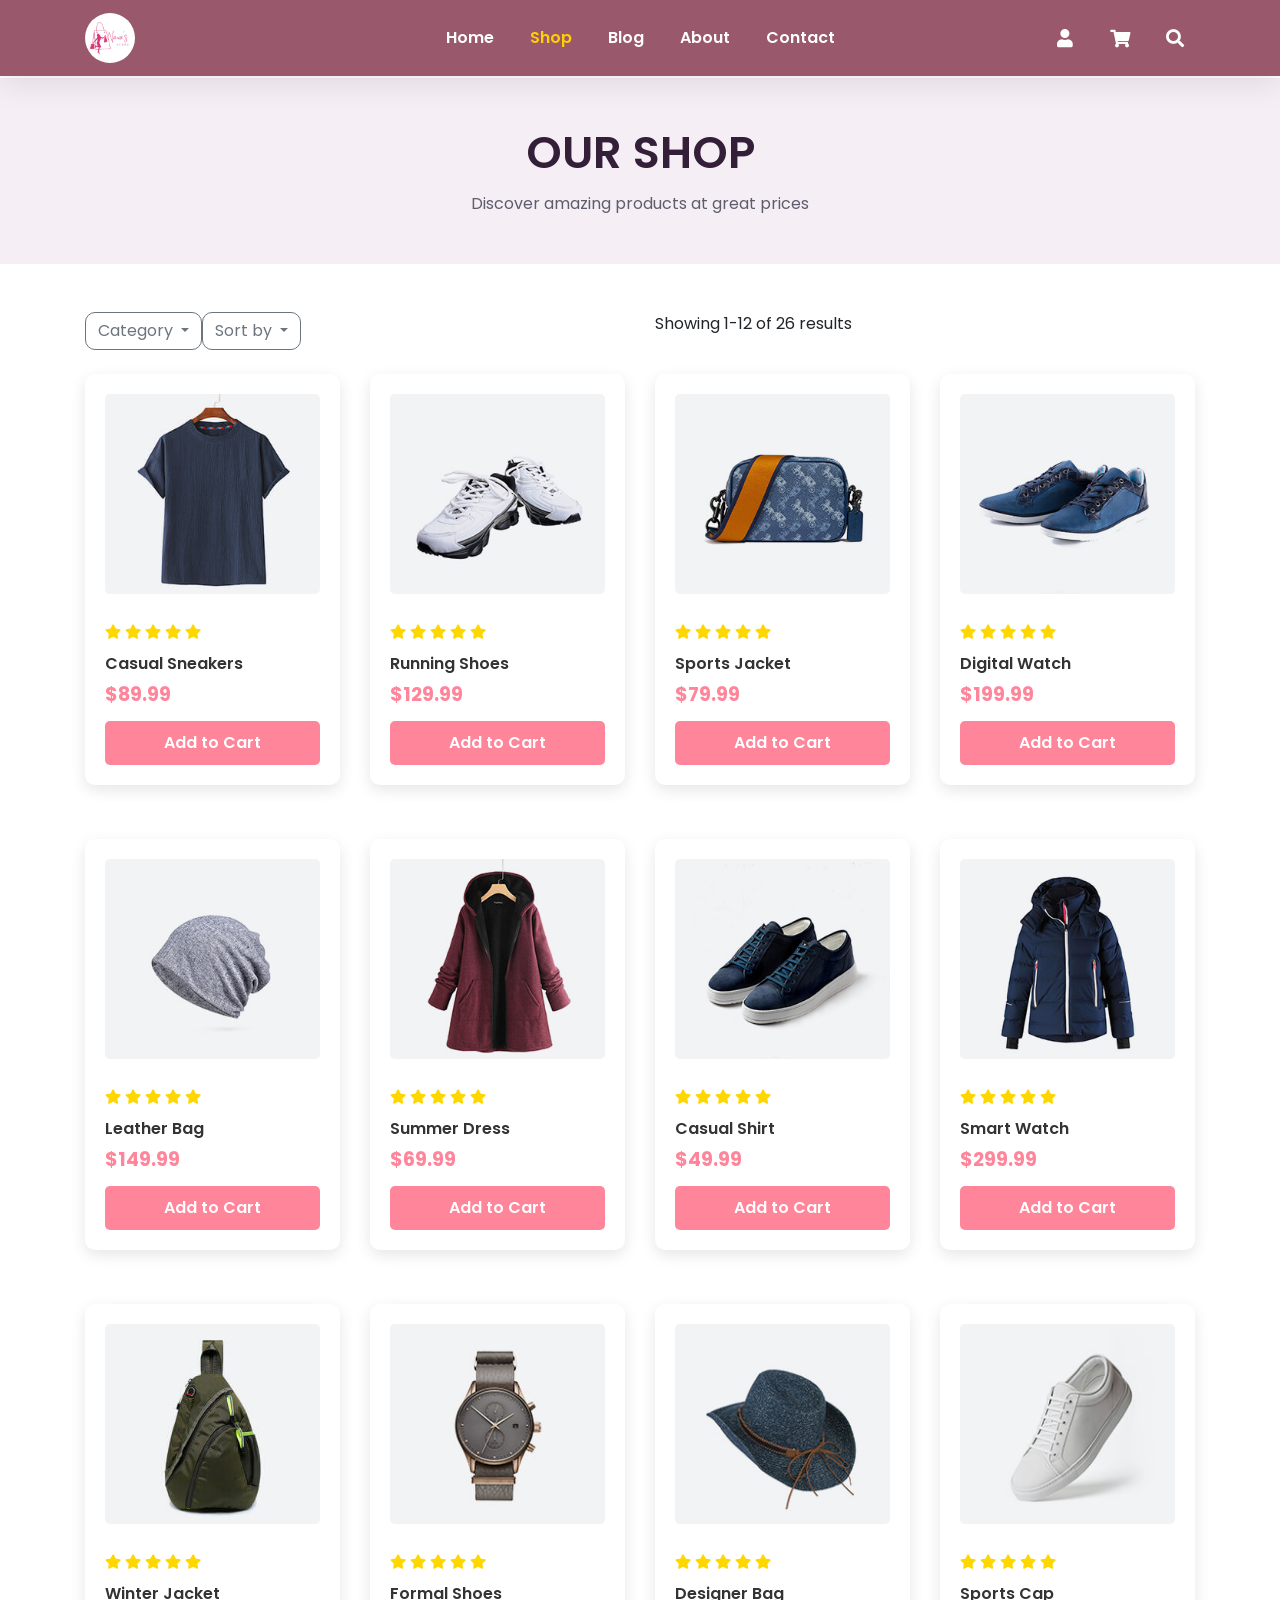
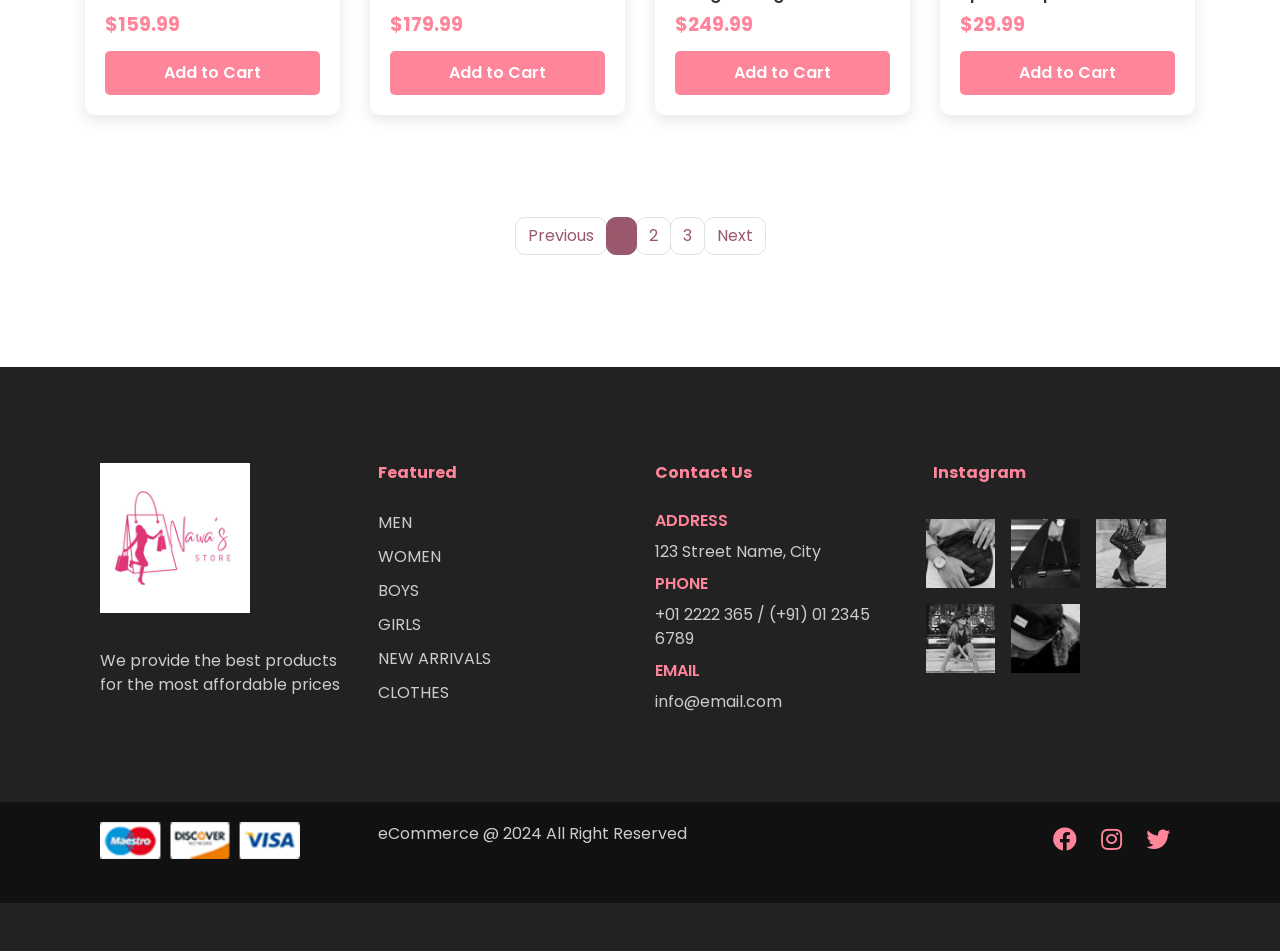
<file: shop.html>
<!DOCTYPE html>
<html lang="en">

<head>
    <meta charset="UTF-8">
    <meta http-equiv="X-UA-Compatible" content="IE=edge">
    <meta name="viewport" content="width=device-width, initial-scale=1.0">
    <title>Shop - E-Shop</title>

    <link rel="stylesheet" href="https://stackpath.bootstrapcdn.com/bootstrap/4.1.3/css/bootstrap.min.css"
        integrity="sha384-MCw98/SFnGE8fJT3GXwEOngsV7Zt27NXFoaoApmYm81iuXoPkFOJwJ8ERdknLPMO" crossorigin="anonymous">

    <link rel="stylesheet" href="https://pro.fontawesome.com/releases/v5.10.0/css/all.css" />

    <link rel="stylesheet" href="style.css">
    <link rel="stylesheet" href="responsive.css" />
</head>

<body>

    <!-- navigation -->
    <nav class="navbar navbar-expand-lg fixed-top">
      <div class="container">
        <a class="navbar-brand" href="index.html">
          <img src="img/logo.jpg" class="logo" alt="Logo" />
        </a>

        <div class="nav-icons d-flex align-items-center">
          <a href="account.html"><i class="fas fa-user"></i></a>
          <a href="cart.html"><i class="fas fa-shopping-cart"></i></a>
          <a href="#"><i class="fas fa-search"></i></a>

          <button
            class="navbar-toggler"
            type="button"
            data-bs-toggle="collapse"
            data-bs-target="#menu"
          >
            <span class="navbar-toggler-icon"></span>
          </button>
        </div>

        <div class="collapse navbar-collapse justify-content-center" id="menu">
          <ul class="navbar-nav">
            <li class="nav-item"><a class="nav-link" href="index.html">Home</a></li>
            <li class="nav-item"><a class="nav-link active" href="shop.html">Shop</a></li>
            <li class="nav-item"><a class="nav-link" href="blog.html">Blog</a></li>
            <li class="nav-item"><a class="nav-link" href="about.html">About</a></li>
            <li class="nav-item"><a class="nav-link" href="contact.html">Contact</a></li>
          </ul>
        </div>
      </div>
    </nav>

    <!-- Shop Header -->
    <section id="shop-header" class="py-5">
        <div class="container text-center">
            <h2 class="text-uppercase">Our Shop</h2>
            <p>Discover amazing products at great prices</p>
        </div>
    </section>

    <!-- Shop Products -->
    <section id="shop-products" class="py-5">
        <div class="container">
            <!-- Filter/Sort Bar -->
            <div class="row mb-4">
                <div class="col-lg-6 col-md-6 col-sm-12">
                    <div class="d-flex">
                        <div class="dropdown me-3">
                            <button class="btn btn-outline-secondary dropdown-toggle" type="button" id="categoryDropdown" data-bs-toggle="dropdown" aria-expanded="false">
                                Category
                            </button>
                            <ul class="dropdown-menu" aria-labelledby="categoryDropdown">
                                <li><a class="dropdown-item" href="#all">All Products</a></li>
                                <li><a class="dropdown-item" href="#shoes">Shoes</a></li>
                                <li><a class="dropdown-item" href="#clothes">Clothes</a></li>
                                <li><a class="dropdown-item" href="#watches">Watches</a></li>
                                <li><a class="dropdown-item" href="#accessories">Accessories</a></li>
                            </ul>
                        </div>
                        <div class="dropdown">
                            <button class="btn btn-outline-secondary dropdown-toggle" type="button" id="sortDropdown" data-bs-toggle="dropdown" aria-expanded="false">
                                Sort by
                            </button>
                            <ul class="dropdown-menu" aria-labelledby="sortDropdown">
                                <li><a class="dropdown-item" href="#">Price: Low to High</a></li>
                                <li><a class="dropdown-item" href="#">Price: High to Low</a></li>
                                <li><a class="dropdown-item" href="#">Newest</a></li>
                                <li><a class="dropdown-item" href="#">Popular</a></li>
                            </ul>
                        </div>
                    </div>
                </div>
                <div class="col-lg-6 col-md-6 col-sm-12 text-end">
                    <p class="mb-0">Showing 1-12 of 26 results</p>
                </div>
            </div>

            <!-- Products Grid -->
            <div class="row">
                <!-- Product 1 -->
                <div class="col-lg-3 col-md-4 col-sm-6 mb-4">
                    <div class="product">
                        <img class="img-fluid mb-3" src="img/shop/1.jpg" alt="Product 1"/>
                        <div class="star">
                            <i class="fas fa-star"></i>
                            <i class="fas fa-star"></i>
                            <i class="fas fa-star"></i>
                            <i class="fas fa-star"></i>
                            <i class="fas fa-star"></i>
                        </div>
                        <h5 class="p-name">Casual Sneakers</h5>
                        <h4 class="p-price">$89.99</h4>
                        <button class="buy-btn">Add to Cart</button>
                    </div>
                </div>

                <!-- Product 2 -->
                <div class="col-lg-3 col-md-4 col-sm-6 mb-4">
                    <div class="product">
                        <img class="img-fluid mb-3" src="img/shop/2.jpg" alt="Product 2"/>
                        <div class="star">
                            <i class="fas fa-star"></i>
                            <i class="fas fa-star"></i>
                            <i class="fas fa-star"></i>
                            <i class="fas fa-star"></i>
                            <i class="fas fa-star"></i>
                        </div>
                        <h5 class="p-name">Running Shoes</h5>
                        <h4 class="p-price">$129.99</h4>
                        <button class="buy-btn">Add to Cart</button>
                    </div>
                </div>

                <!-- Product 3 -->
                <div class="col-lg-3 col-md-4 col-sm-6 mb-4">
                    <div class="product">
                        <img class="img-fluid mb-3" src="img/shop/3.jpg" alt="Product 3"/>
                        <div class="star">
                            <i class="fas fa-star"></i>
                            <i class="fas fa-star"></i>
                            <i class="fas fa-star"></i>
                            <i class="fas fa-star"></i>
                            <i class="fas fa-star"></i>
                        </div>
                        <h5 class="p-name">Sports Jacket</h5>
                        <h4 class="p-price">$79.99</h4>
                        <button class="buy-btn">Add to Cart</button>
                    </div>
                </div>

                <!-- Product 4 -->
                <div class="col-lg-3 col-md-4 col-sm-6 mb-4">
                    <div class="product">
                        <img class="img-fluid mb-3" src="img/shop/4.jpg" alt="Product 4"/>
                        <div class="star">
                            <i class="fas fa-star"></i>
                            <i class="fas fa-star"></i>
                            <i class="fas fa-star"></i>
                            <i class="fas fa-star"></i>
                            <i class="fas fa-star"></i>
                        </div>
                        <h5 class="p-name">Digital Watch</h5>
                        <h4 class="p-price">$199.99</h4>
                        <button class="buy-btn">Add to Cart</button>
                    </div>
                </div>

                <!-- Product 5 -->
                <div class="col-lg-3 col-md-4 col-sm-6 mb-4">
                    <div class="product">
                        <img class="img-fluid mb-3" src="img/shop/5.jpg" alt="Product 5"/>
                        <div class="star">
                            <i class="fas fa-star"></i>
                            <i class="fas fa-star"></i>
                            <i class="fas fa-star"></i>
                            <i class="fas fa-star"></i>
                            <i class="fas fa-star"></i>
                        </div>
                        <h5 class="p-name">Leather Bag</h5>
                        <h4 class="p-price">$149.99</h4>
                        <button class="buy-btn">Add to Cart</button>
                    </div>
                </div>

                <!-- Product 6 -->
                <div class="col-lg-3 col-md-4 col-sm-6 mb-4">
                    <div class="product">
                        <img class="img-fluid mb-3" src="img/shop/6.jpg" alt="Product 6"/>
                        <div class="star">
                            <i class="fas fa-star"></i>
                            <i class="fas fa-star"></i>
                            <i class="fas fa-star"></i>
                            <i class="fas fa-star"></i>
                            <i class="fas fa-star"></i>
                        </div>
                        <h5 class="p-name">Summer Dress</h5>
                        <h4 class="p-price">$69.99</h4>
                        <button class="buy-btn">Add to Cart</button>
                    </div>
                </div>

                <!-- Product 7 -->
                <div class="col-lg-3 col-md-4 col-sm-6 mb-4">
                    <div class="product">
                        <img class="img-fluid mb-3" src="img/shop/7.jpg" alt="Product 7"/>
                        <div class="star">
                            <i class="fas fa-star"></i>
                            <i class="fas fa-star"></i>
                            <i class="fas fa-star"></i>
                            <i class="fas fa-star"></i>
                            <i class="fas fa-star"></i>
                        </div>
                        <h5 class="p-name">Casual Shirt</h5>
                        <h4 class="p-price">$49.99</h4>
                        <button class="buy-btn">Add to Cart</button>
                    </div>
                </div>

                <!-- Product 8 -->
                <div class="col-lg-3 col-md-4 col-sm-6 mb-4">
                    <div class="product">
                        <img class="img-fluid mb-3" src="img/shop/8.jpg" alt="Product 8"/>
                        <div class="star">
                            <i class="fas fa-star"></i>
                            <i class="fas fa-star"></i>
                            <i class="fas fa-star"></i>
                            <i class="fas fa-star"></i>
                            <i class="fas fa-star"></i>
                        </div>
                        <h5 class="p-name">Smart Watch</h5>
                        <h4 class="p-price">$299.99</h4>
                        <button class="buy-btn">Add to Cart</button>
                    </div>
                </div>

                <!-- Product 9 -->
                <div class="col-lg-3 col-md-4 col-sm-6 mb-4">
                    <div class="product">
                        <img class="img-fluid mb-3" src="img/shop/9.jpg" alt="Product 9"/>
                        <div class="star">
                            <i class="fas fa-star"></i>
                            <i class="fas fa-star"></i>
                            <i class="fas fa-star"></i>
                            <i class="fas fa-star"></i>
                            <i class="fas fa-star"></i>
                        </div>
                        <h5 class="p-name">Winter Jacket</h5>
                        <h4 class="p-price">$159.99</h4>
                        <button class="buy-btn">Add to Cart</button>
                    </div>
                </div>

                <!-- Product 10 -->
                <div class="col-lg-3 col-md-4 col-sm-6 mb-4">
                    <div class="product">
                        <img class="img-fluid mb-3" src="img/shop/10.jpg" alt="Product 10"/>
                        <div class="star">
                            <i class="fas fa-star"></i>
                            <i class="fas fa-star"></i>
                            <i class="fas fa-star"></i>
                            <i class="fas fa-star"></i>
                            <i class="fas fa-star"></i>
                        </div>
                        <h5 class="p-name">Formal Shoes</h5>
                        <h4 class="p-price">$179.99</h4>
                        <button class="buy-btn">Add to Cart</button>
                    </div>
                </div>

                <!-- Product 11 -->
                <div class="col-lg-3 col-md-4 col-sm-6 mb-4">
                    <div class="product">
                        <img class="img-fluid mb-3" src="img/shop/11.jpg" alt="Product 11"/>
                        <div class="star">
                            <i class="fas fa-star"></i>
                            <i class="fas fa-star"></i>
                            <i class="fas fa-star"></i>
                            <i class="fas fa-star"></i>
                            <i class="fas fa-star"></i>
                        </div>
                        <h5 class="p-name">Designer Bag</h5>
                        <h4 class="p-price">$249.99</h4>
                        <button class="buy-btn">Add to Cart</button>
                    </div>
                </div>

                <!-- Product 12 -->
                <div class="col-lg-3 col-md-4 col-sm-6 mb-4">
                    <div class="product">
                        <img class="img-fluid mb-3" src="img/shop/12.jpg" alt="Product 12"/>
                        <div class="star">
                            <i class="fas fa-star"></i>
                            <i class="fas fa-star"></i>
                            <i class="fas fa-star"></i>
                            <i class="fas fa-star"></i>
                            <i class="fas fa-star"></i>
                        </div>
                        <h5 class="p-name">Sports Cap</h5>
                        <h4 class="p-price">$29.99</h4>
                        <button class="buy-btn">Add to Cart</button>
                    </div>
                </div>
            </div>

            <!-- Pagination -->
            <nav aria-label="Page navigation" class="mt-5">
                <ul class="pagination justify-content-center">
                    <li class="page-item disabled">
                        <a class="page-link" href="#" tabindex="-1">Previous</a>
                    </li>
                    <li class="page-item active"><a class="page-link" href="#">1</a></li>
                    <li class="page-item"><a class="page-link" href="#">2</a></li>
                    <li class="page-item"><a class="page-link" href="#">3</a></li>
                    <li class="page-item">
                        <a class="page-link" href="#">Next</a>
                    </li>
                </ul>
            </nav>
        </div>
    </section>

    <!-- Footer -->
    <footer class="mt-5 py-5">
        <div class="row container mx-auto pt-5">
            <div class="footer-one col-lg-3 col-md-6 col-sm-12">
                <img class="footer-logo" src="img/logo.jpg" alt="E-Shop Logo">
                <p class="pt-3">We provide the best products for the most affordable prices</p>
            </div>
            <div class="footer-one col-lg-3 col-md-6 col-sm-12">
                <h5 class="pb-2">Featured</h5>
                <ul class="text-uppercase">
                    <li><a href="#">men</a></li>
                    <li><a href="#">women</a></li>
                    <li><a href="#">boys</a></li>
                    <li><a href="#">girls</a></li>
                    <li><a href="#">new arrivals</a></li>
                    <li><a href="#">clothes</a></li>
                </ul>
            </div>
            <div class="footer-one col-lg-3 col-md-6 col-sm-12">
                <h5 class="pb-2">Contact Us</h5>
                <div>
                    <h6 class="text-uppercase">Address</h6>
                    <p>123 Street Name, City</p>
                </div>
                <div>
                    <h6 class="text-uppercase">Phone</h6>
                    <p>+01 2222 365 / (+91) 01 2345 6789</p>
                </div>
                <div>
                    <h6 class="text-uppercase">Email</h6>
                    <p>info@email.com</p>
                </div>
            </div>
            <div class="footer-one col-lg-3 col-md-6 col-sm-12">
                <h5 class="pb-2">Instagram</h5>
                <div class="row">
                    <img src="img/insta/1.jpg" class="img-fluid w-25 h-100 m-2" alt="Instagram 1"/>
                    <img src="img/insta/2.jpg" class="img-fluid w-25 h-100 m-2" alt="Instagram 2"/>
                    <img src="img/insta/3.jpg" class="img-fluid w-25 h-100 m-2" alt="Instagram 3"/>
                    <img src="img/insta/4.jpg" class="img-fluid w-25 h-100 m-2" alt="Instagram 4"/>
                    <img src="img/insta/5.jpg" class="img-fluid w-25 h-100 m-2" alt="Instagram 5"/>
                </div>
            </div>
        </div>
        <div class="copyright mt-5">
            <div class="row container mx-auto">
                <div class="col-lg-3 col-md-5 col-sm-12 mb-4">
                    <img src="img/payment.png" alt="Payment Methods"/>
                </div>
                <div class="col-lg-3 col-md-5 col-sm-12 mb-4 text-nowrap mb-2">
                    <p>eCommerce @ 2024 All Right Reserved</p>
                </div>
                <div class="col-lg-3 col-md-5 col-sm-12 mb-4 ml-auto text-right">
                    <a href="#"><i class="fab fa-facebook"></i></a>
                    <a href="#"><i class="fab fa-instagram"></i></a>
                    <a href="#"><i class="fab fa-twitter"></i></a>
                </div>
            </div>
        </div>
    </footer>

    <script src="https://cdn.jsdelivr.net/npm/@popperjs/core@2.9.1/dist/umd/popper.min.js"
        integrity="sha384-SR1sx49pcuLnqZUnnPwx6FCym0wLsk5J8ERdknLPMO" crossorigin="anonymous"></script>
    <script src="https://cdn.jsdelivr.net/npm/bootstrap@5.0.0-beta3/dist/js/bootstrap.min.js"
        integrity="sha384-j0CNLUeiqtyaRmlzUHCPZ+Gy5fQu0dQ6eZ/xAww941Ai1SxSY+0EQqNXNE6DZiVc"
        crossorigin="anonymous"></script>
</body>

</html>
</file>
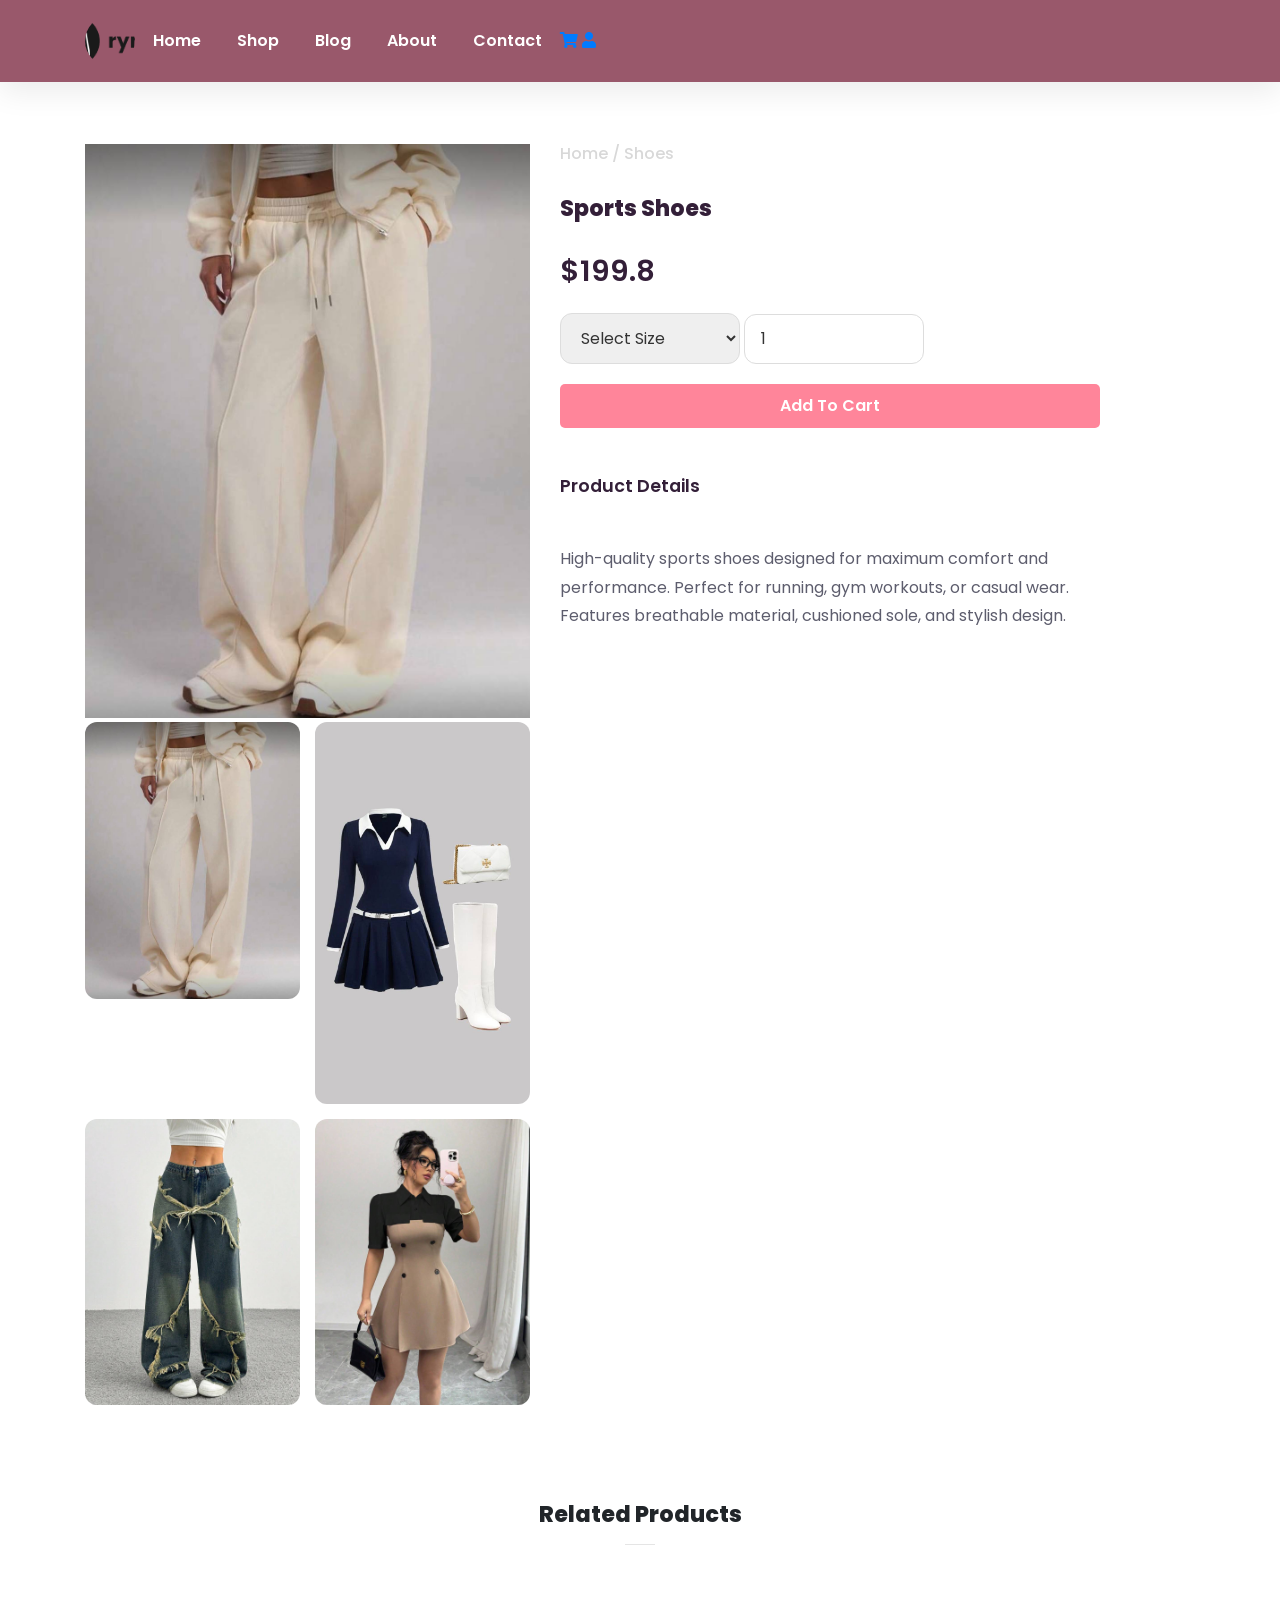
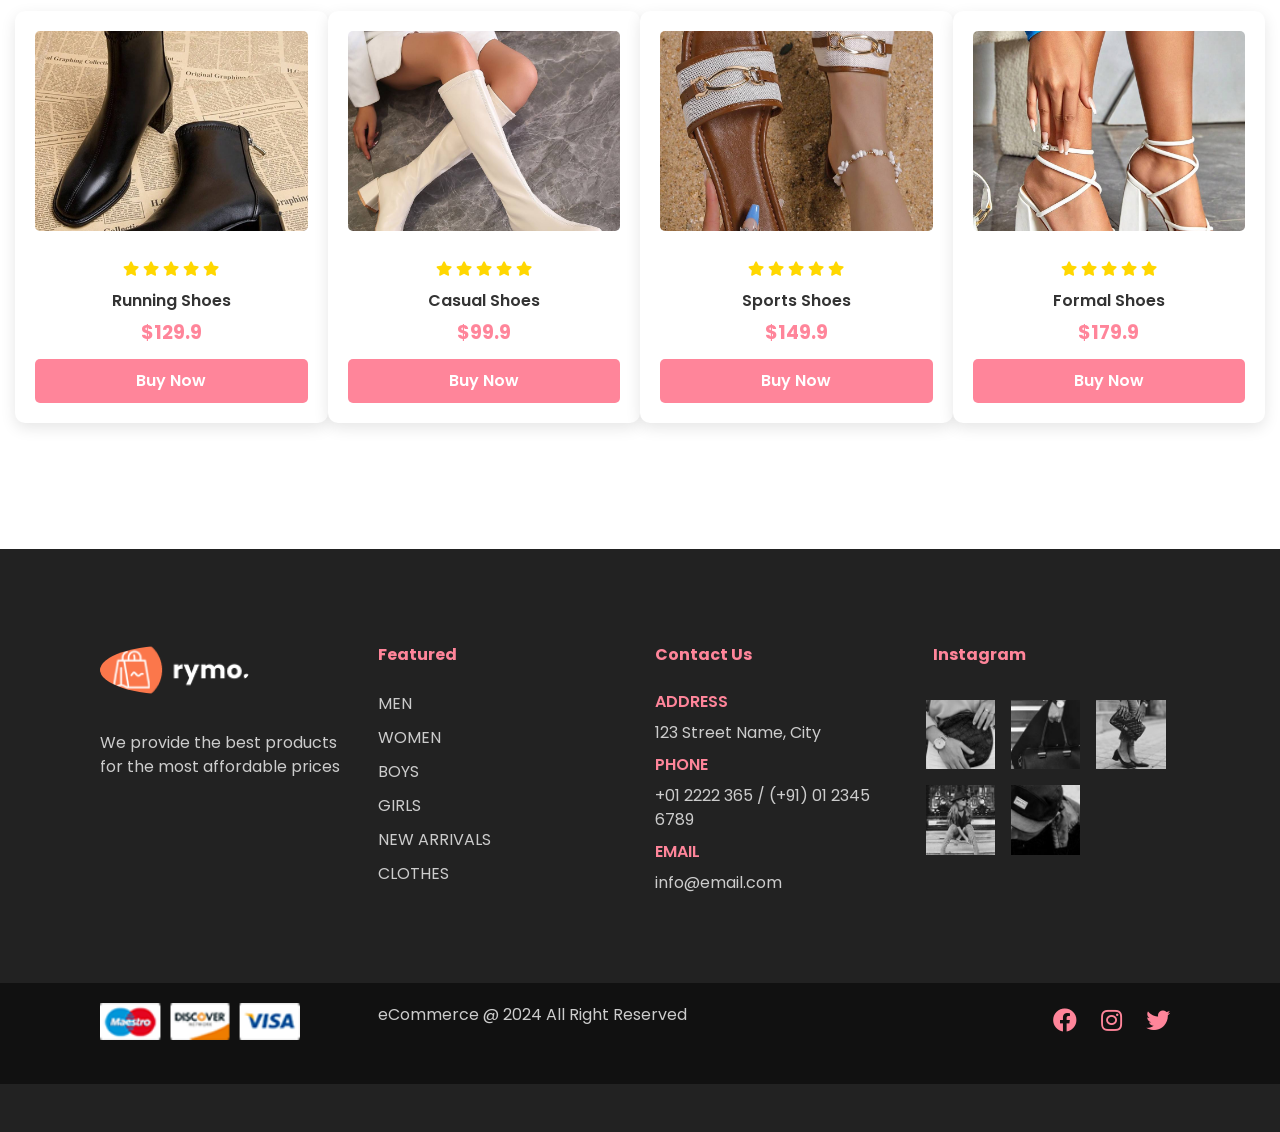
<file: sproduct.html>
<!DOCTYPE html>
<html lang="en">

<head>
    <meta charset="UTF-8">
    <meta http-equiv="X-UA-Compatible" content="IE=edge">
    <meta name="viewport" content="width=device-width, initial-scale=1.0">
    <title>Product Details - E-Shop</title>

    <link rel="stylesheet" href="https://stackpath.bootstrapcdn.com/bootstrap/4.1.3/css/bootstrap.min.css"
        integrity="sha384-MCw98/SFnGE8fJT3GXwEOngsV7Zt27NXFoaoApmYm81iuXoPkFOJwJ8ERdknLPMO" crossorigin="anonymous">

    <link rel="stylesheet" href="https://pro.fontawesome.com/releases/v5.10.0/css/all.css" />

    <link rel="stylesheet" href="style.css">
</head>

<body>

    <!-- Navigation -->
    <nav class="navbar navbar-expand-lg navbar-light bg-white py-3 fixed-top">
        <div class="container">
            <img class="logo" src="img/logo1.png" alt="E-Shop Logo">
            <button class="navbar-toggler" type="button" data-bs-toggle="collapse" data-bs-target="#navbarSupportedContent" aria-controls="navbarSupportedContent" aria-expanded="false" aria-label="Toggle navigation">
                <span class="navbar-toggler-icon"></span>
            </button>
            <div class="collapse navbar-collapse nav-buttons" id="navbarSupportedContent">
                <ul class="navbar-nav me-auto mb-2 mb-lg-0">
                    <li class="nav-item">
                        <a class="nav-link" href="index.html">Home</a>
                    </li>
                    <li class="nav-item">
                        <a class="nav-link" href="shop.html">Shop</a>
                    </li>
                    <li class="nav-item">
                        <a class="nav-link" href="blog.html">Blog</a>
                    </li>
                    <li class="nav-item">
                        <a class="nav-link" href="about.html">About</a>
                    </li>
                    <li class="nav-item">
                        <a class="nav-link" href="contact.html">Contact</a>
                    </li>
                </ul>
                <div class="navbar-nav">
                    <li class="nav-item">
                        <a href="cart.html"><i class="fas fa-shopping-cart"></i></a>
                        <a href="account.html"><i class="fas fa-user"></i></a>
                    </li>
                </div>
            </div>
        </div>
    </nav>

    <!-- Single Product -->
    <section class="container single-product my-5 pt-5">
        <div class="row mt-5">
            <div class="col-lg-5 col-md-6 col-sm-12">
                <img class="img-fluid w-100 pb-1" src="img/featured/1.jpg" id="mainImg" alt="Sports Shoes"/>
                <div class="small-img-group">
                    <div class="small-img-col">
                        <img src="img/featured/1.jpg" width="100%" class="small-img" alt="Sports Shoes"/>
                    </div>
                    <div class="small-img-col">
                        <img src="img/featured/2.jpg" width="100%" class="small-img" alt="Men's Shoes"/>
                    </div>
                    <div class="small-img-col">
                        <img src="img/featured/3.jpg" width="100%" class="small-img" alt="Women's Shoes"/>
                    </div>
                    <div class="small-img-col">
                        <img src="img/featured/4.jpg" width="100%" class="small-img" alt="Sports Wear"/>
                    </div>
                </div>
            </div>

            <div class="col-lg-6 col-md-12 col-sm-12">
                <h6>Home / Shoes</h6>
                <h3 class="py-4">Sports Shoes</h3>
                <h2>$199.8</h2>

                <select class="my-3">
                    <option>Select Size</option>
                    <option>XL</option>
                    <option>XXL</option>
                    <option>Small</option>
                    <option>Large</option>
                </select>

                <input type="number" value="1" min="1"/>
                <button class="buy-btn">Add To Cart</button>

                <h4 class="mt-5 mb-5">Product Details</h4>
                <span>High-quality sports shoes designed for maximum comfort and performance. Perfect for running, gym workouts, or casual wear. Features breathable material, cushioned sole, and stylish design.</span>
            </div>
        </div>
    </section>

    <!-- Related Products -->
    <section id="related-products" class="my-5 pb-5">
        <div class="container text-center mt-5 py-5">
            <h3>Related Products</h3>
            <hr class="mx-auto">
        </div>
        <div class="row mx-auto container-fluid">
            <div class="product text-center col-lg-3 col-md-4 col-sm-12">
                <img class="img-fluid mb-3" src="img/shoes/1.jpg" alt="Related Product 1"/>
                <div class="star">
                    <i class="fas fa-star"></i>
                    <i class="fas fa-star"></i>
                    <i class="fas fa-star"></i>
                    <i class="fas fa-star"></i>
                    <i class="fas fa-star"></i>
                </div>
                <h5 class="p-name">Running Shoes</h5>
                <h4 class="p-price">$129.9</h4>
                <button class="buy-btn">Buy Now</button>
            </div>
            <div class="product text-center col-lg-3 col-md-4 col-sm-12">
                <img class="img-fluid mb-3" src="img/shoes/2.jpg" alt="Related Product 2"/>
                <div class="star">
                    <i class="fas fa-star"></i>
                    <i class="fas fa-star"></i>
                    <i class="fas fa-star"></i>
                    <i class="fas fa-star"></i>
                    <i class="fas fa-star"></i>
                </div>
                <h5 class="p-name">Casual Shoes</h5>
                <h4 class="p-price">$99.9</h4>
                <button class="buy-btn">Buy Now</button>
            </div>
            <div class="product text-center col-lg-3 col-md-4 col-sm-12">
                <img class="img-fluid mb-3" src="img/shoes/3.jpg" alt="Related Product 3"/>
                <div class="star">
                    <i class="fas fa-star"></i>
                    <i class="fas fa-star"></i>
                    <i class="fas fa-star"></i>
                    <i class="fas fa-star"></i>
                    <i class="fas fa-star"></i>
                </div>
                <h5 class="p-name">Sports Shoes</h5>
                <h4 class="p-price">$149.9</h4>
                <button class="buy-btn">Buy Now</button>
            </div>
            <div class="product text-center col-lg-3 col-md-4 col-sm-12">
                <img class="img-fluid mb-3" src="img/shoes/4.jpg" alt="Related Product 4"/>
                <div class="star">
                    <i class="fas fa-star"></i>
                    <i class="fas fa-star"></i>
                    <i class="fas fa-star"></i>
                    <i class="fas fa-star"></i>
                    <i class="fas fa-star"></i>
                </div>
                <h5 class="p-name">Formal Shoes</h5>
                <h4 class="p-price">$179.9</h4>
                <button class="buy-btn">Buy Now</button>
            </div>
        </div>
    </section>

    <!-- Footer -->
    <footer class="mt-5 py-5">
        <div class="row container mx-auto pt-5">
            <div class="footer-one col-lg-3 col-md-6 col-sm-12">
                <img class="logo" src="img/logo2.png" alt="E-Shop Logo">
                <p class="pt-3">We provide the best products for the most affordable prices</p>
            </div>
            <div class="footer-one col-lg-3 col-md-6 col-sm-12">
                <h5 class="pb-2">Featured</h5>
                <ul class="text-uppercase">
                    <li><a href="#">men</a></li>
                    <li><a href="#">women</a></li>
                    <li><a href="#">boys</a></li>
                    <li><a href="#">girls</a></li>
                    <li><a href="#">new arrivals</a></li>
                    <li><a href="#">clothes</a></li>
                </ul>
            </div>
            <div class="footer-one col-lg-3 col-md-6 col-sm-12">
                <h5 class="pb-2">Contact Us</h5>
                <div>
                    <h6 class="text-uppercase">Address</h6>
                    <p>123 Street Name, City</p>
                </div>
                <div>
                    <h6 class="text-uppercase">Phone</h6>
                    <p>+01 2222 365 / (+91) 01 2345 6789</p>
                </div>
                <div>
                    <h6 class="text-uppercase">Email</h6>
                    <p>info@email.com</p>
                </div>
            </div>
            <div class="footer-one col-lg-3 col-md-6 col-sm-12">
                <h5 class="pb-2">Instagram</h5>
                <div class="row">
                    <img src="img/insta/1.jpg" class="img-fluid w-25 h-100 m-2" alt="Instagram 1"/>
                    <img src="img/insta/2.jpg" class="img-fluid w-25 h-100 m-2" alt="Instagram 2"/>
                    <img src="img/insta/3.jpg" class="img-fluid w-25 h-100 m-2" alt="Instagram 3"/>
                    <img src="img/insta/4.jpg" class="img-fluid w-25 h-100 m-2" alt="Instagram 4"/>
                    <img src="img/insta/5.jpg" class="img-fluid w-25 h-100 m-2" alt="Instagram 5"/>
                </div>
            </div>
        </div>
        <div class="copyright mt-5">
            <div class="row container mx-auto">
                <div class="col-lg-3 col-md-5 col-sm-12 mb-4">
                    <img src="img/payment.png" alt="Payment Methods"/>
                </div>
                <div class="col-lg-3 col-md-5 col-sm-12 mb-4 text-nowrap mb-2">
                    <p>eCommerce @ 2024 All Right Reserved</p>
                </div>
                <div class="col-lg-3 col-md-5 col-sm-12 mb-4 ml-auto text-right">
                    <a href="#"><i class="fab fa-facebook"></i></a>
                    <a href="#"><i class="fab fa-instagram"></i></a>
                    <a href="#"><i class="fab fa-twitter"></i></a>
                </div>
            </div>
        </div>
    </footer>

    <script>
        var mainImg = document.getElementById("mainImg");
        var smallImg = document.getElementsByClassName("small-img");

        for(let i=0; i<4; i++){
            smallImg[i].onclick = function(){
                mainImg.src = smallImg[i].src;
            }
        }
    </script>

    <script src="https://cdn.jsdelivr.net/npm/@popperjs/core@2.9.1/dist/umd/popper.min.js"
        integrity="sha384-SR1sx49pcuLnqZUnnPwx6FCym0wLsk5J8ERdknLPMO" crossorigin="anonymous"></script>
    <script src="https://cdn.jsdelivr.net/npm/bootstrap@5.0.0-beta3/dist/js/bootstrap.min.js"
        integrity="sha384-j0CNLUeiqtyaRmlzUHCPZ+Gy5fQu0dQ6eZ/xAww941Ai1SxSY+0EQqNXNE6DZiVc"
        crossorigin="anonymous"></script>
</body>

</html>
</file>
<file: style.css>
@import url("https://fonts.googleapis.com/css2?family=Poppins:wght@100;200;300;400;500;600;700;800;900&display=swap");
* {
  margin: 0;
  padding: 0;
  box-sizing: border-box;
}

body {
  width: 100%;
  height: 100%;
  font-family: "Poppins", sans-serif;
}

h1 {
  font-size: 2.5rem;
  font-weight: 700;
}

h2 {
  font-size: 1.8rem;
  font-weight: 600;
}

h3 {
  font-size: 1.4rem;
  font-weight: 800;
}

h4 {
  font-size: 1.1rem;
  font-weight: 600;
}

h5 {
  font-size: 1rem;
  font-weight: 400;
  color: #fff;
}

h6 {
  color: #d8d8d8;
}

hr {
  width: 30px;
  height: 2px;
  background-color: #fff;
}
/* NAV ICONS */
.nav-icons a {
  margin-left: 15px;
  font-size: 18px;
  color: #fff;
  display: flex;
  align-items: center;
  text-decoration: none;
}

.nav-icons i {
  transition: 0.3s;
}

.nav-icons i:hover {
  color: #fff;
}

/* MAKE ICONS SAME SIZE */
.nav-icons a,
.navbar-toggler {
  width: 40px;
  height: 40px;
  display: flex;
  justify-content: center;
  align-items: center;
  color: #fff;

}

/* REMOVE BORDER FROM TOGGLER */
.navbar-toggler {
  border: none;
  outline: none;
  background-color: transparent;
  color: #fff;
}

.navbar-toggler:focus {
  outline: none;
  border: none;
  box-shadow: none;
}

button,
button:focus,
button:active,
button:focus-visible,
button::-moz-focus-inner,
.buy-btn:focus,
.buy-btn:active,
.btn-primary:focus,
.btn-primary:active,
button.normal:focus,
button.normal:active,
#cart-bottom button:focus,
#cart-bottom button:active {
  outline: none;
  border: none;
  box-shadow: none;
}

.navbar-toggler-icon {
  background-image: url("data:image/svg+xml,%3csvg xmlns='http://www.w3.org/2000/svg' viewBox='0 0 30 30'%3e%3cpath stroke='rgba%28255, 255, 255, 1%29' stroke-linecap='round' stroke-miterlimit='10' stroke-width='2' d='m4 7h22M4 15h22M4 23h22'/%3e%3c/svg%3e");
}

/* Navigation */
.navbar {
  position: fixed;
  top: 0;
  left: 0;
  right: 0;
  z-index: 999;
  /* background: transparent; */
  /* backdrop-filter: blur(20px); */
  box-shadow: none;
  transition: transform 0.3s ease, background-color 0.3s ease, box-shadow 0.3s ease;
  transform: translateY(0);
  will-change: transform, background-color, box-shadow;
}

/* .navbar.navbar-hidden {
  transform: translateY(-110%);
} */

.navbar.navbar-visible {
  transform: translateY(0);
}

.navbar.navbar-scrolled {
  background: #99586b;
  box-shadow: 0 10px 30px rgba(0, 0, 0, 0.08);
}

.navbar .container {
  width: 100%;
  display: flex;
  align-items: center;
  justify-content: space-between;
}

.logo {
  width: 50px;
  height: 50px;
  border-radius: 50%;
  object-fit: cover;
}

.footer-logo {
  width: 150px;
  height: auto;
  border-radius: 0;
  object-fit: contain;
  margin-bottom: 10px;
}

.nav-link {
  font-weight: 600;
  color: #fff !important;
  margin: 0 10px;
  transition: color 0.3s ease;
}

.nav-link:hover {
  color: #ffb0dd !important;
}

.navbar-nav .nav-item .nav-link.active {
  color: #ffd000 !important;
}

/* Home Section */
#home {
  background: url(img/backgroundnew.avif);
  width: 100%;
  background-size: cover;
  background-position: center;
  background-repeat: no-repeat;
  height: 100vh;
  display: flex;
  align-items: center;
  justify-content: space-between;
  flex-wrap: wrap;
  position: relative;
}
.home-img{
  position: absolute;
  right: 2rem;
  /* top: 50%; */
  /* transform: translateY(25%); */
  width: 25%;
  height: auto;
  max-height: 60vh;
  object-fit: cover;
  border-radius: 10px;
  box-shadow: 2px 2px 10px rgba(0,0,0,0.3);
}
#home::before {
  content: "";
  position: absolute;
  top: 0;
  left: 0;
  right: 0;
  bottom: 0;
  background: rgba(0, 0, 0, 0.4);
  z-index: 1;
}

#home .container {
  position: relative;
  z-index: 2;
  color: white;
  width: 100%;
  /* padding-left: 2rem; */
}

#home h5 {
  font-size: 1.2rem;
  font-weight: 500;
  letter-spacing: 2px;
  margin-bottom: 10px;
}

#home h1 {
  font-size: 3.5rem;
  font-weight: 800;
  margin-bottom: 20px;
}



#home p {
  font-size: 1.2rem;
  font-weight: 400;
  margin-bottom: 30px;
  max-width: 500px;
}
.description{
  display: flex;
  justify-content: space-between;
}
#home button {
  background: #fff;
  color: #fb008e ;
  border: none;
  padding: 15px 30px;
  font-size: 1.1rem;
  font-weight: 600;
  border-radius: 5px;
  cursor: pointer;
  transition: all 0.3s ease;
}

#home button:hover {
  background: #d44f93;
  color: #fff;
  transform: translateY(-2px);
  box-shadow: 0 5px 15px rgba(212, 79, 147, 0.3);
}

/* Brand Section */
#brand {
  padding: 50px 0;
}

#brand img {
  opacity: 0.7;
  transition: opacity 0.3s ease;
}

#brand img:hover {
  opacity: 1;
}

/* New Section */
#new {
  background: #f8f9fa;
}

#new .one {
  position: relative;
  overflow: hidden;
  height: 400px;
}

#new .one img {
  width: 100%;
  height: 100%;
  object-fit: cover;
  transition: transform 0.5s ease;
}

#new .one:hover img {
  transform: scale(1.1);
}

#new .details {
  position: absolute;
  bottom: 0;
  left: 0;
  right: 0;
  background: linear-gradient(to top, rgba(0, 0, 0, 0.8), transparent);
  color: white;
  padding: 30px;
  text-align: center;
}

#new .details h2 {
  font-size: 2rem;
  margin-bottom: 15px;
}

#new .details button {
  background: #ff859a;
  color: white;
  border: none;
  padding: 10px 20px;
  font-weight: 600;
  border-radius: 5px;
  cursor: pointer;
  transition: all 0.3s ease;
}

#new .details button:hover {
  background: #d44f93;
  transform: translateY(-2px);
}

/* Featured Section */
#featured {
  background: white;
}

#featured h3 {
  font-size: 2.5rem;
  margin-bottom: 20px;
}

#featured hr {
  margin: 20px auto;
}

#featured p {
  font-size: 1.1rem;
  color: #666;
  margin-bottom: 40px;
}

/* Product Cards */
.product {
  background: white;
  border-radius: 10px;
  
  /* margin-left: .5px; */
  /* margin-right: 5px; */
  padding: 20px;
  margin-bottom: 30px;
  box-shadow: 0 5px 15px rgba(0, 0, 0, 0.1);
  transition: transform 0.3s ease, box-shadow 0.3s ease;
}

section .my-5{
  display: flex;
  gap: 10px;
}
.product:hover {
  transform: translateY(-5px);
  box-shadow: 0 10px 25px rgba(0, 0, 0, 0.15);
}

.product img {
  width: 100%;
  height: 200px;
  object-fit: cover;
  border-radius: 5px;
}

.star {
  color: #ffd700;
  margin: 10px 0;
}

.star i {
  font-size: 0.9rem;
}

.p-name {
  font-weight: 600;
  color: #333;
  margin: 10px 0;
}

.p-price {
  color: #ff859a;
  font-weight: 700;
  font-size: 1.2rem;
  margin-bottom: 15px;
}

.buy-btn {
  background: #ff859a;
  color: white;
  border: none;
  padding: 10px 20px;
  border-radius: 5px;
  font-weight: 600;
  cursor: pointer;
  transition: all 0.3s ease;
  width: 100%;
}

.buy-btn:hover {
  background: #d44f93;
  transform: translateY(-2px);
}

/* Banner Section */
#banner {
  background-image: url("img/backgroundimage.jpg");
  background-size: cover;
  background-position: center;
  background-attachment: fixed;
  height: 60vh;
  display: flex;
  align-items: center;
  position: relative;
}

#banner::before {
  content: "";
  position: absolute;
  top: 0;
  left: 0;
  right: 0;
  bottom: 0;
  background: rgba(0, 0, 0, 0.6);
  z-index: 1;
}

#banner .container {
  position: relative;
  z-index: 2;
  color: white;
  text-align: center;
}

#banner h4 {
  font-size: 1.5rem;
  font-weight: 500;
  letter-spacing: 2px;
  margin-bottom: 10px;
}

#banner h1 {
  font-size: 3rem;
  font-weight: 800;
  margin-bottom: 30px;
}

#banner button {
  background: #ff859a;
  color: white;
  border: none;
  padding: 15px 30px;
  font-size: 1.1rem;
  font-weight: 600;
  border-radius: 5px;
  cursor: pointer;
  transition: all 0.3s ease;
}

#banner button:hover {
  background: #d44f93;
  transform: translateY(-2px);
  box-shadow: 0 5px 15px rgba(212, 79, 147, 0.3);
}

/* Footer */
footer {
  background: #222;
  color: white;
}

.footer-one {
  margin-bottom: 30px;
}

.footer-one img {
  width: 150px;
  margin-bottom: 20px;
}

.footer-one h5 {
  font-weight: 700;
  margin-bottom: 20px;
  color: #ff859a;
}

.footer-one ul li {
  list-style: none;
  margin-bottom: 10px;
}

.footer-one ul li a {
  color: #ccc;
  text-decoration: none;
  transition: color 0.3s ease;
}

.footer-one ul li a:hover {
  color: #ff859a;
}

.footer-one h6 {
  font-weight: 600;
  margin-bottom: 10px;
  color: #ff859a;
}

.footer-one p {
  color: #ccc;
  margin-bottom: 10px;
}

.copyright {
  background: #111;
  padding: 20px 0;
}

.copyright img {
  width: 200px;
}

.copyright p {
  color: #ccc;
  margin: 0;
}

.copyright a {
  color: #ff859a;
  font-size: 1.5rem;
  margin: 0 10px;
  transition: color 0.3s ease;
}

.copyright a:hover {
  color: #d44f93;
}

/* Page Header Sections */
section[id$="-header"] {
  margin-top: 78px;
  padding: 140px 0 70px;
  background: #f5eef5;
  text-align: center;
}
section[id$="-header"] h2 {
  font-size: 2.8rem;
  margin-bottom: 12px;
  color: #331f38;
}
section[id$="-header"] p {
  color: #5d5d6d;
  font-size: 1rem;
  max-width: 700px;
  margin: 0 auto;
}

/* Global Navbar Theme */
.navbar,
.navbar-light.bg-white,
.navbar-light,
.account-navbar,
.about-navbar {
  background: #99586b !important;
  box-shadow: 0 10px 30px rgba(0, 0, 0, 0.08);
}
.navbar .navbar-brand,
.navbar .nav-link,
.navbar .nav-icons a,
.navbar-toggler {
  color: white !important;
}
.navbar .nav-link {
  font-weight: 600;
}
.navbar .nav-link:hover {
  color: #ffb0dd !important;
}
.navbar .navbar-brand img,
.logo {
  width: 50px;
  height: 50px;
  border-radius: 50%;
  object-fit: cover;
}

/* Blog Page */
.blog-post {
  background: #fff;
  border-radius: 15px;
  overflow: hidden;
  box-shadow: 0 12px 30px rgba(0, 0, 0, 0.08);
}
.blog-post img {
  border-radius: 15px 15px 0 0;
}
.blog-content {
  padding: 25px;
}
.blog-title {
  font-size: 1.1rem;
  margin-bottom: 10px;
  color: #2c1f3a;
}
.blog-date {
  color: #9b8fa1;
  margin-bottom: 15px;
}
.blog-excerpt {
  color: #5d5d6d;
  line-height: 1.7;
}
.read-more {
  color: #99586b;
  font-weight: 700;
  text-decoration: none;
}
.read-more:hover {
  color: #d44f93;
}

/* Contact Page */
.contact-info,
.contact-form {
  background: #fff;
  border-radius: 20px;
  padding: 30px;
  box-shadow: 0 12px 30px rgba(0, 0, 0, 0.08);
}
.contact-info h3,
.contact-form h3 {
  margin-bottom: 25px;
  color: #331f38;
}
.contact-item h5 {
  color: #331f38;
}
.contact-item p {
  color: #5d5d6d;
}
.contact-item i {
  color: #99586b;
}
.form-control,
textarea {
  border-radius: 12px;
  border: 1px solid #ddd;
}
.btn-primary,
button.normal,
#cart-bottom button {
  background: #99586b;
  color: #fff;
  border: none;
  border-radius: 10px;
  padding: 12px 25px;
  transition: background 0.3s ease, transform 0.3s ease;
}
.btn-primary:hover,
button.normal:hover,
#cart-bottom button:hover {
  background: #d44f93;
  transform: translateY(-2px);
}

/* Cart Page */
#cart-container table {
  width: 100%;
  border-collapse: collapse;
  margin-bottom: 30px;
  background: #fff;
  border-radius: 18px;
  overflow: hidden;
  box-shadow: 0 12px 30px rgba(0, 0, 0, 0.08);
}
#cart-container th,
#cart-container td {
  padding: 18px 20px;
  text-align: left;
  border-bottom: 1px solid #f1f1f1;
  color: #4b4b5a;
}
#cart-container th {
  background: #f8f3f8;
  color: #5a4160;
  font-weight: 700;
}
#cart-container td img {
  width: 90px;
  border-radius: 12px;
}
#cart-container td input {
  width: 80px;
  padding: 10px;
  border-radius: 10px;
  border: 1px solid #ddd;
}
#cart-container td a {
  color: #99586b;
  font-size: 1.3rem;
}
#cart-bottom .coupon,
#cart-bottom .total {
  background: #fff;
  border-radius: 20px;
  padding: 30px;
  box-shadow: 0 12px 30px rgba(0, 0, 0, 0.08);
}
#cart-bottom .coupon input {
  width: 100%;
  border-radius: 12px;
  border: 1px solid #ddd;
  padding: 14px 16px;
  margin-bottom: 20px;
}

/* Shop Page */
.nav-buttons .nav-link {
  color: #fff !important;
}
.nav-buttons .nav-link.active {
  color: #ffb0dd !important;
}
.nav-buttons .nav-link:hover {
  color: #ffb0dd !important;
}
#shop-header {
  background: #f5eef5;
}
#shop-products .dropdown .btn {
  border-radius: 10px;
}
#shop-products .pagination .page-link {
  border-radius: 10px;
}
#shop-products .pagination .page-item.active .page-link {
  background: #99586b;
  border-color: #99586b;
}
#shop-products .pagination .page-link {
  color: #99586b;
}

/* Product Detail Page */
.single-product {
  padding-top: 120px;
}
.single-product h3,
.single-product h2,
.single-product h4 {
  color: #331f38;
}
.single-product select,
.single-product input[type="number"] {
  width: 100%;
  max-width: 180px;
  margin-bottom: 20px;
  padding: 12px 16px;
  border-radius: 12px;
  border: 1px solid #ddd;
  color: #333;
}
.single-product span {
  color: #5d5d6d;
  line-height: 1.8;
}
.small-img-group {
  display: flex;
  flex-wrap: wrap;
  gap: 15px;
}
.small-img-col {
  flex: 1 1 48%;
}
.small-img {
  width: 100%;
  border-radius: 12px;
  cursor: pointer;
}

/* General cards and background */
.bg-light {
  background: #f8f2f8 !important;
}
</file>
<file: responsive.css>
/* Responsive Design */
@media (max-width: 768px) {
  #home h1 {
    font-size: 2.5rem;
  }

  #home p {
    font-size: 1rem;
  }

  /* .home-img {
    width: 100%;
    height: 100vh;
    position: absolute;
    top: 0;
    left: 0;
    z-index: 1;
    border-radius: 0;
    margin: 0;
  } */

  #home .container {
    position: absolute;
    z-index: 2;
    text-align: center;
    width: 100%;
    color: white;
  }

  #home::before {
    content: "";
    position: absolute;
    top: 0;
    left: 0;
    right: 0;
    bottom: 0;
    background: rgba(0, 0, 0, 0.4);
    z-index: 1;
  }

  #banner h1 {
    font-size: 2rem;
  }

  .product {
    margin-bottom: 20px;
  }

  .footer-one {
    text-align: center;
    margin-bottom: 30px;
  }
}

@media (max-width: 576px) {
  #home {
    height: 90vh;     /* this is to change the view hight for small size  */
  }

  #home h1 {
    font-size: 2rem;
  }

  #banner {
    height: 50vh;
  }

  #banner h1 {
    font-size: 1.8rem;
  }

  .navbar-nav {
    text-align: center;
  }

  .nav-link {
    margin: 5px 0;
  }
}
/* CENTER MENU ON LARGE SCREEN */
@media (min-width: 992px) {
  .navbar-collapse {
    position: absolute;
    left: 50%;
    transform: translateX(-50%);
  }
}

/* MOBILE CLEANUP */
@media (max-width: 991px) {
  .navbar-collapse {
    background: #fff;
    padding: 20px;
    margin-top: 10px;
    border-radius: 10px;
  }

  .navbar-nav {
    text-align: center;
  }

  .nav-link {
    color: #333 !important;
  }

  .nav-link {
    margin: 10px 0;
  }
}
</file>
